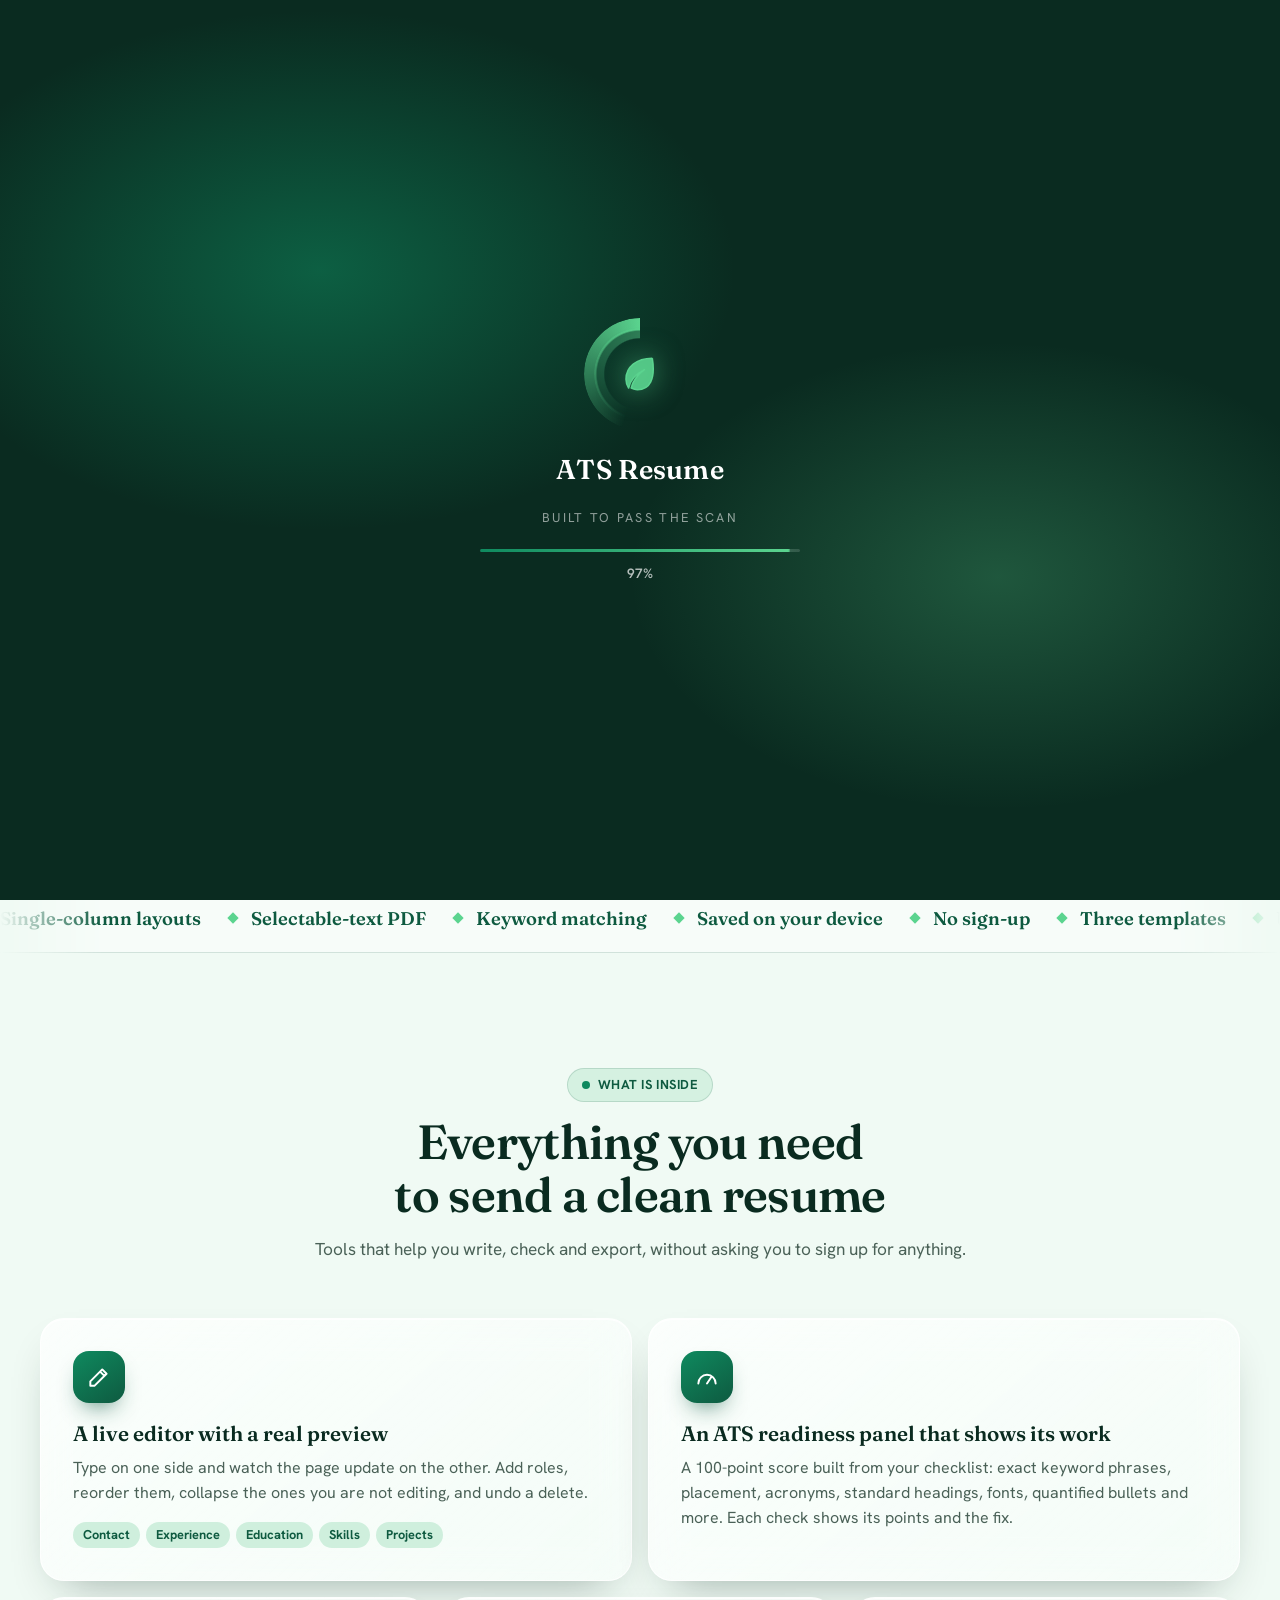
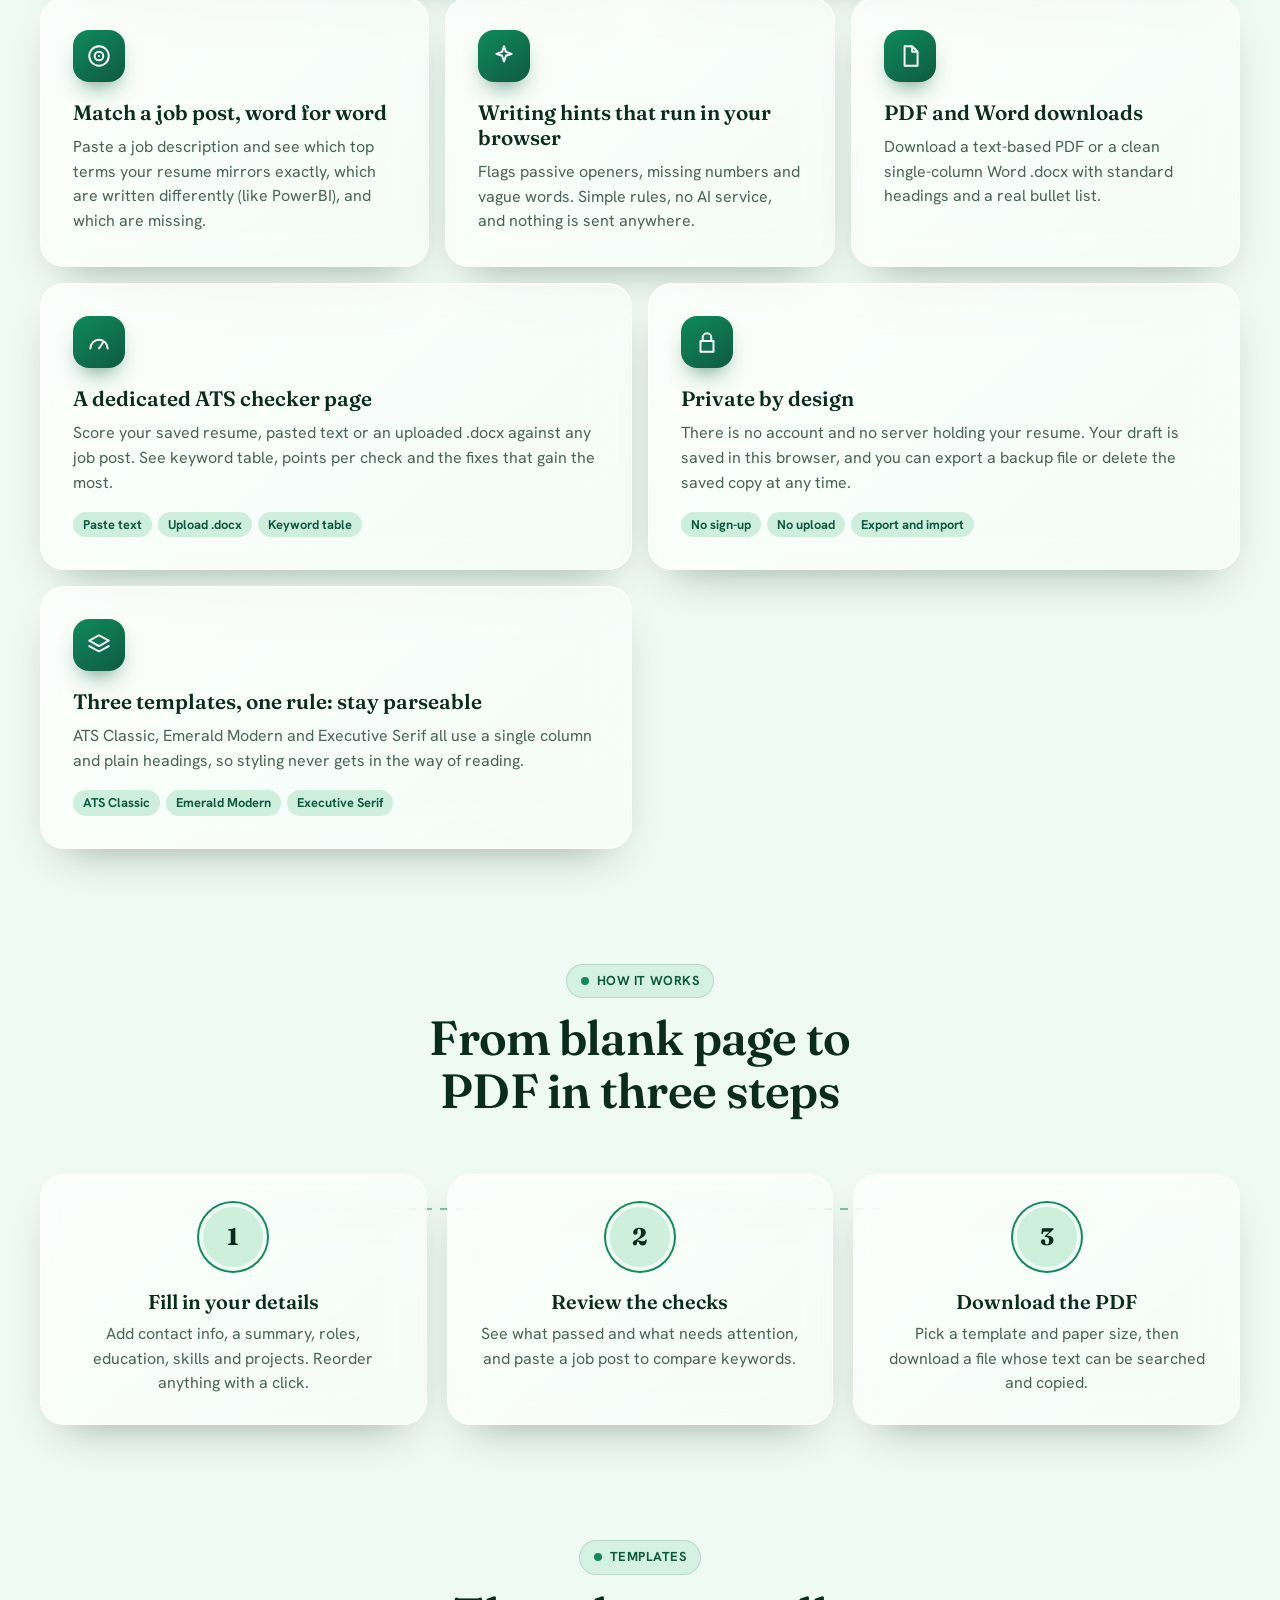
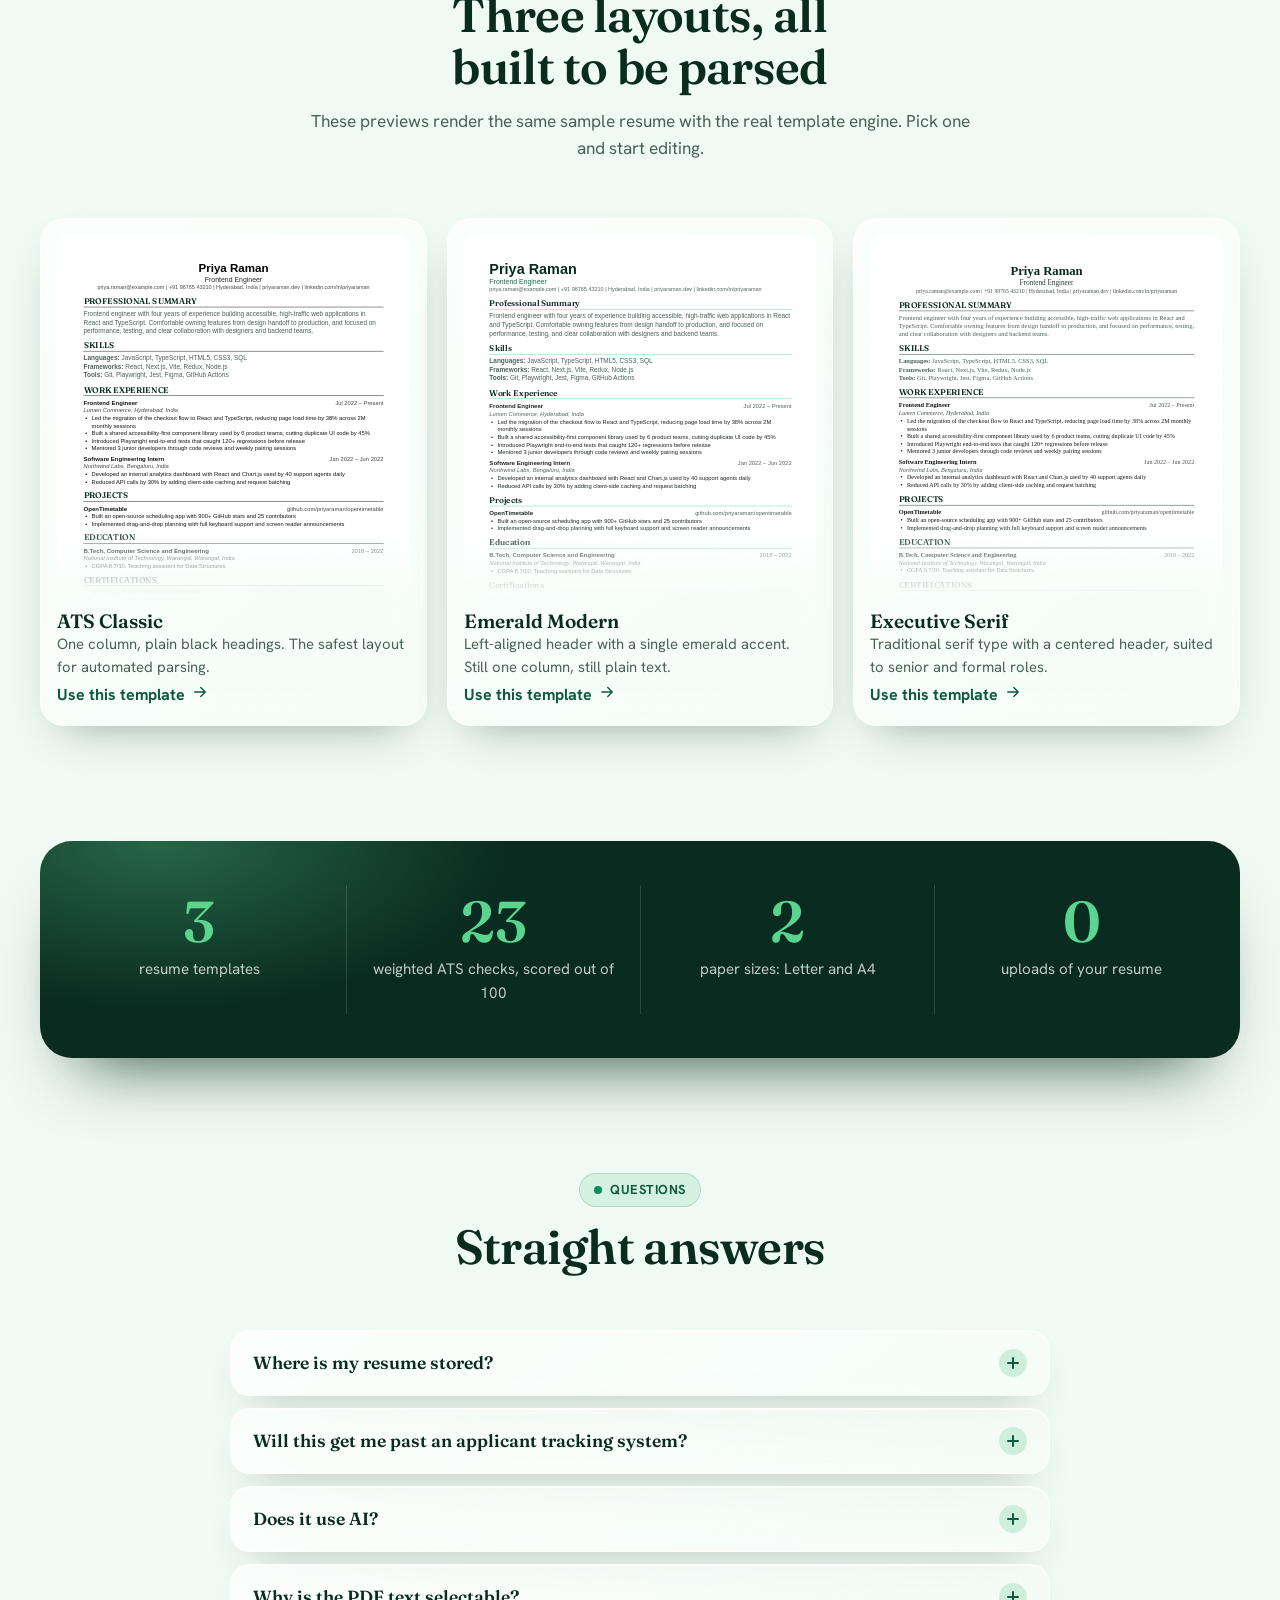
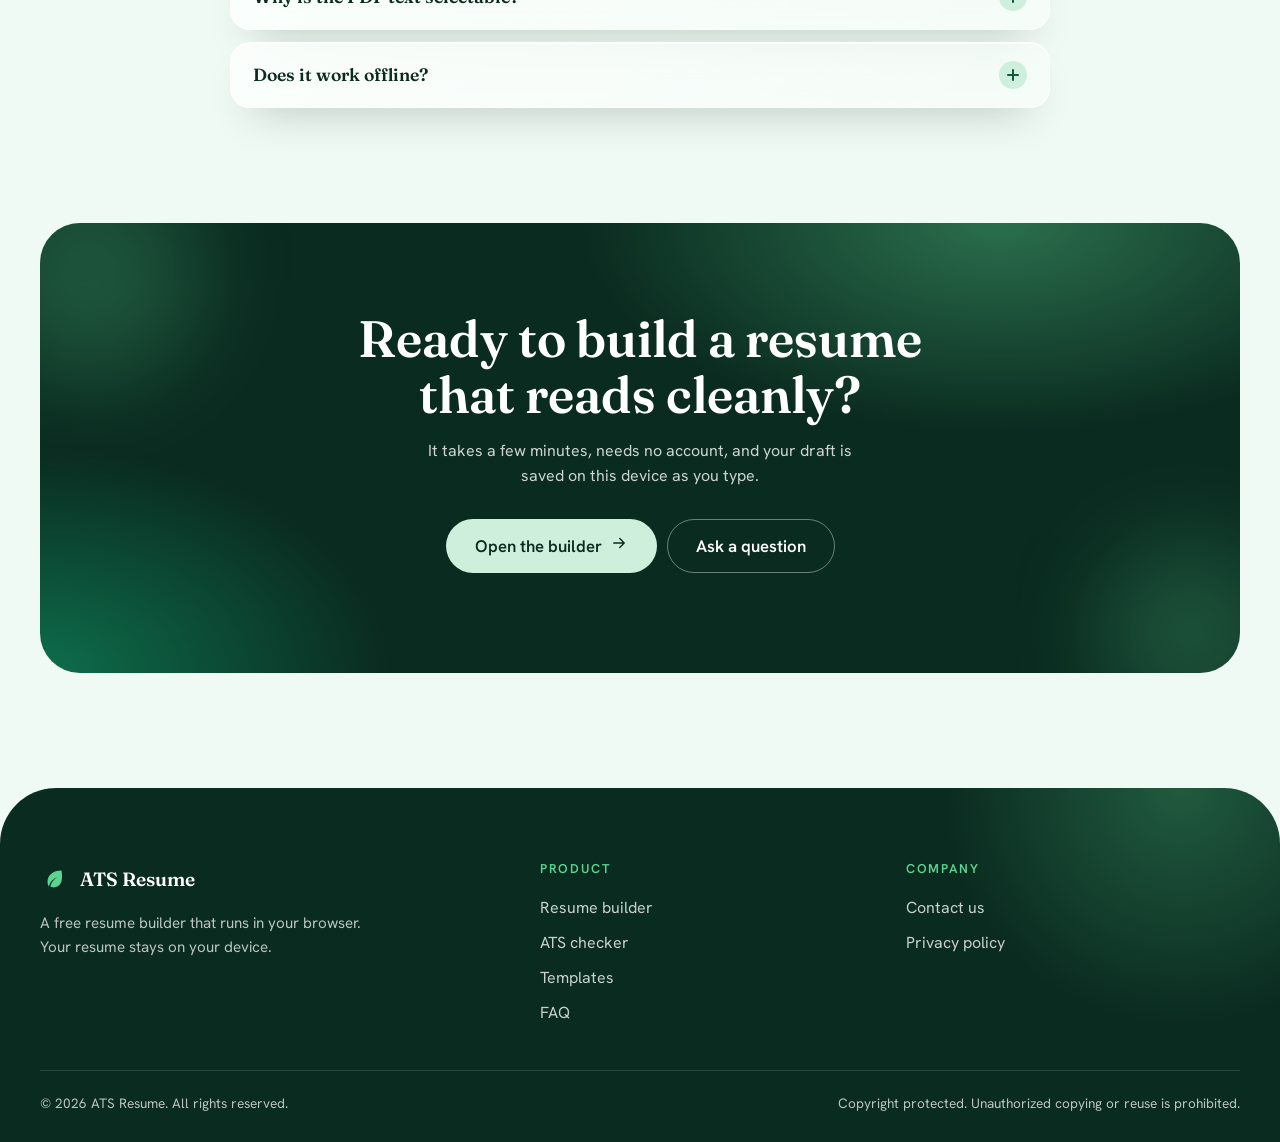
<file: index.html>
<!doctype html>
<!-- Copyright (c) 2026 ATS Resume. All rights reserved. -->
<html lang="en">
<head>
  <meta charset="UTF-8" />
  <meta name="viewport" content="width=device-width, initial-scale=1, viewport-fit=cover" />
  <meta name="theme-color" content="#0a2b20" />
  <title>ATS Resume | Free ATS-friendly resume builder</title>
  <meta name="description" content="Build a clean, ATS-friendly resume in your browser. Live preview, readiness checks, job keyword matching and a selectable-text PDF. No account, no upload." />
  <meta name="author" content="ATS Resume" />
  <meta name="copyright" content="Copyright 2026 ATS Resume. All rights reserved." />
  <meta property="og:title" content="ATS Resume | Free ATS-friendly resume builder" />
  <meta property="og:description" content="Build a clean, ATS-friendly resume in your browser. Live preview, readiness checks, job keyword matching and a selectable-text PDF. No account, no upload." />
  <meta property="og:type" content="website" />
  <link rel="icon" href="favicon.svg" type="image/svg+xml" />
  <link rel="preconnect" href="https://fonts.googleapis.com" />
  <link rel="preconnect" href="https://fonts.gstatic.com" crossorigin />
  <link href="https://fonts.googleapis.com/css2?family=Fraunces:opsz,wght@9..144,500;9..144,600;9..144,700&family=Hanken+Grotesk:wght@400;500;600;700&display=swap" rel="stylesheet" />
  <link rel="stylesheet" href="base.css" />
  <link rel="stylesheet" href="site.css" />
  <script>document.documentElement.classList.add('js');setTimeout(function(){var p=document.getElementById('preloader');if(p)p.remove();document.body.classList.remove('is-loading');document.body.classList.add('loaded')},9000);</script>
</head>
<body class="page-home is-loading">
<div id="preloader" role="status" aria-live="polite" aria-label="Loading ATS Resume">
  <div class="pl-panel pl-top"></div><div class="pl-panel pl-bottom"></div>
  <div class="pl-center">
    <div class="pl-mark"><div class="pl-ring"></div><div class="pl-ring pl-ring-2"></div>
      <svg class="pl-leaf" viewBox="0 0 64 64" aria-hidden="true"><path pathLength="1" d="M46 14C28 14 16 24 16 38c0 4 1 7 3 10 2-9 8-16 18-21-8 6-13 12-15 21 2 1 4 2 7 2 14 0 21-12 17-36z"/></svg></div>
    <div class="pl-word" aria-hidden="true"><span style="--i:0">A</span><span style="--i:1">T</span><span style="--i:2">S</span><span style="--i:3">&nbsp;</span><span style="--i:4">R</span><span style="--i:5">e</span><span style="--i:6">s</span><span style="--i:7">u</span><span style="--i:8">m</span><span style="--i:9">e</span></div>
    <div class="pl-tag">Built to pass the scan</div>
    <div class="pl-bar" role="progressbar" aria-label="Loading" aria-valuemin="0" aria-valuemax="100" aria-valuenow="0"><i></i></div>
    <div class="pl-count" aria-hidden="true">0%</div>
  </div>
</div>
<div class="progress" aria-hidden="true"></div>
<a class="skip" href="#main">Skip to content</a>
<div class="backdrop" aria-hidden="true"><i class="orb o1"></i><i class="orb o2"></i><i class="orb o3"></i></div>
<header class="topbar">
  <a class="brand" href="index.html" aria-label="ATS Resume, home"><svg width="30" height="30" viewBox="0 0 64 64" aria-hidden="true"><rect width="64" height="64" rx="16" fill="#0a2b20"/><path d="M46 14C28 14 16 24 16 38c0 4 1 7 3 10 2-9 8-16 18-21-8 6-13 12-15 21 2 1 4 2 7 2 14 0 21-12 17-36z" fill="#5bd48f"/></svg><span>ATS Resume</span></a>
  <nav id="site-nav" aria-label="Main">
    <a class="navlink" href="index.html" aria-current="page">Home</a><a class="navlink" href="builder.html">Builder</a><a class="navlink" href="ats-checker.html">ATS Checker</a><a class="navlink" href="contact.html">Contact</a><a class="navlink" href="privacy.html">Privacy</a>
    <a class="btn btn-primary nav-cta" href="builder.html">Build my resume</a>
  </nav>
  <button type="button" class="menu-btn" aria-expanded="false" aria-controls="site-nav" aria-label="Open menu"><span></span></button>
</header>
<main id="main" tabindex="-1">
<section class="hero" aria-labelledby="hero-title">
  <div class="hero-bg" aria-hidden="true"><div class="hero-grid"></div><div class="hero-glow"></div><div class="hero-particles"></div></div>
  <div class="wrap hero-inner">
    <div class="hero-copy">
      <span class="eyebrow rise" style="--d:100ms">Free, private and built for ATS</span>
      <h1 id="hero-title" aria-label="Craft a resume that recruiters, hiring managers and software can actually read."><span class="w" style="--i:0">Craft</span> <span class="w" style="--i:1">a</span> <span class="w" style="--i:2">resume</span> <span class="w" style="--i:3">that</span> <span class="w" style="--i:4"><span class="rotator" aria-hidden="true"><span class="on">recruiters</span><span>hiring managers</span><span>software</span></span></span> <span class="w" style="--i:5">can</span> <span class="w" style="--i:6">actually</span> <span class="w" style="--i:7">read.</span> </h1>
      <p class="lede rise" style="--d:650ms">Edit on one side, watch the page update on the other, and download a PDF with real selectable text. Clean single-column layouts keep applicant tracking systems from losing your details.</p>
      <div class="btn-row rise" style="--d:780ms">
        <a class="btn btn-light btn-lg magnetic" href="builder.html">Start building <span class="arrow"><svg class="icon" width="18" height="18" viewBox="0 0 24 24" fill="none" stroke="currentColor" stroke-width="1.8" stroke-linecap="round" stroke-linejoin="round" aria-hidden="true" focusable="false"><path d="M5 12h14M13 6l6 6-6 6"/></svg></span></a>
        <a class="btn btn-ghost btn-lg" href="ats-checker.html">Check my ATS score</a>
      </div>
      <ul class="hero-facts rise" style="--d:900ms">
        <li><svg class="icon" width="18" height="18" viewBox="0 0 24 24" fill="none" stroke="currentColor" stroke-width="1.8" stroke-linecap="round" stroke-linejoin="round" aria-hidden="true" focusable="false"><path d="M6 11h12v10H6zM8 11V8a4 4 0 018 0v3"/></svg> Stays on your device</li><li><svg class="icon" width="18" height="18" viewBox="0 0 24 24" fill="none" stroke="currentColor" stroke-width="1.8" stroke-linecap="round" stroke-linejoin="round" aria-hidden="true" focusable="false"><path d="M7 3h7l5 5v13H7zM14 3v5h5"/></svg> Selectable-text PDF</li><li><svg class="icon" width="18" height="18" viewBox="0 0 24 24" fill="none" stroke="currentColor" stroke-width="1.8" stroke-linecap="round" stroke-linejoin="round" aria-hidden="true" focusable="false"><path d="M4 18a8 8 0 1116 0M12 18l4-6"/></svg> Live ATS checks</li>
      </ul>
    </div>
    <div class="hero-stage rise" style="--d:500ms" aria-hidden="true">
      <div class="hero-card glass-dark"><div class="hero-crop"><div class="paper-fit" id="hero-fit"></div></div></div>
      <div class="hchip hchip-a glass"><div><strong id="hero-score">0</strong><small>ATS readiness (sample)</small></div></div>
      <div class="hchip hchip-b glass"><svg class="icon" width="20" height="20" viewBox="0 0 24 24" fill="none" stroke="currentColor" stroke-width="1.8" stroke-linecap="round" stroke-linejoin="round" aria-hidden="true" focusable="false"><path d="M7 3h7l5 5v13H7zM14 3v5h5"/></svg><span>PDF with selectable text</span></div>
      <div class="hchip hchip-c glass"><svg class="icon" width="20" height="20" viewBox="0 0 24 24" fill="none" stroke="currentColor" stroke-width="1.8" stroke-linecap="round" stroke-linejoin="round" aria-hidden="true" focusable="false"><path d="M12 3l1.8 5.2L19 10l-5.2 1.8L12 17l-1.8-5.2L5 10l5.2-1.8z"/></svg><span>On-device writing hints</span></div>
    </div>
  </div>
  <div class="scroll-cue" aria-hidden="true"></div>
</section>

<div class="marquee" aria-hidden="true"><div class="marquee-track"><ul><li>Single-column layouts</li><li>Selectable-text PDF</li><li>Keyword matching</li><li>Saved on your device</li><li>No sign-up</li><li>Three templates</li><li>US Letter and A4</li><li>Writing hints in your browser</li></ul><ul><li>Single-column layouts</li><li>Selectable-text PDF</li><li>Keyword matching</li><li>Saved on your device</li><li>No sign-up</li><li>Three templates</li><li>US Letter and A4</li><li>Writing hints in your browser</li></ul></div></div>

<section class="section" id="features" aria-labelledby="feat-title">
  <div class="wrap">
    <div class="section-head center reveal"><span class="eyebrow">What is inside</span><h2 id="feat-title">Everything you need to send a clean resume</h2><p>Tools that help you write, check and export, without asking you to sign up for anything.</p></div>
    <div class="bento"><article class="glass spot feat wide reveal" style="--d:0ms"><div class="feat-ico"><svg class="icon" width="26" height="26" viewBox="0 0 24 24" fill="none" stroke="currentColor" stroke-width="1.8" stroke-linecap="round" stroke-linejoin="round" aria-hidden="true" focusable="false"><path d="M4 20h4L19 9l-4-4L4 16zM13 7l4 4"/></svg></div><h3>A live editor with a real preview</h3><p>Type on one side and watch the page update on the other. Add roles, reorder them, collapse the ones you are not editing, and undo a delete.</p><div class="mini"><span>Contact</span><span>Experience</span><span>Education</span><span>Skills</span><span>Projects</span></div></article><article class="glass spot feat wide reveal" style="--d:80ms"><div class="feat-ico"><svg class="icon" width="26" height="26" viewBox="0 0 24 24" fill="none" stroke="currentColor" stroke-width="1.8" stroke-linecap="round" stroke-linejoin="round" aria-hidden="true" focusable="false"><path d="M4 18a8 8 0 1116 0M12 18l4-6"/></svg></div><h3>An ATS readiness panel that shows its work</h3><p>A 100-point score built from your checklist: exact keyword phrases, placement, acronyms, standard headings, fonts, quantified bullets and more. Each check shows its points and the fix.</p></article><article class="glass spot feat  reveal" style="--d:0ms"><div class="feat-ico"><svg class="icon" width="26" height="26" viewBox="0 0 24 24" fill="none" stroke="currentColor" stroke-width="1.8" stroke-linecap="round" stroke-linejoin="round" aria-hidden="true" focusable="false"><path d="M12 21a9 9 0 100-18 9 9 0 000 18zM12 16a4 4 0 100-8 4 4 0 000 8zM12 12h.01"/></svg></div><h3>Match a job post, word for word</h3><p>Paste a job description and see which top terms your resume mirrors exactly, which are written differently (like PowerBI), and which are missing.</p></article><article class="glass spot feat  reveal" style="--d:80ms"><div class="feat-ico"><svg class="icon" width="26" height="26" viewBox="0 0 24 24" fill="none" stroke="currentColor" stroke-width="1.8" stroke-linecap="round" stroke-linejoin="round" aria-hidden="true" focusable="false"><path d="M12 3l1.8 5.2L19 10l-5.2 1.8L12 17l-1.8-5.2L5 10l5.2-1.8z"/></svg></div><h3>Writing hints that run in your browser</h3><p>Flags passive openers, missing numbers and vague words. Simple rules, no AI service, and nothing is sent anywhere.</p></article><article class="glass spot feat  reveal" style="--d:160ms"><div class="feat-ico"><svg class="icon" width="26" height="26" viewBox="0 0 24 24" fill="none" stroke="currentColor" stroke-width="1.8" stroke-linecap="round" stroke-linejoin="round" aria-hidden="true" focusable="false"><path d="M7 3h7l5 5v13H7zM14 3v5h5"/></svg></div><h3>PDF and Word downloads</h3><p>Download a text-based PDF or a clean single-column Word .docx with standard headings and a real bullet list.</p></article><article class="glass spot feat wide reveal" style="--d:0ms"><div class="feat-ico"><svg class="icon" width="26" height="26" viewBox="0 0 24 24" fill="none" stroke="currentColor" stroke-width="1.8" stroke-linecap="round" stroke-linejoin="round" aria-hidden="true" focusable="false"><path d="M4 18a8 8 0 1116 0M12 18l4-6"/></svg></div><h3>A dedicated ATS checker page</h3><p>Score your saved resume, pasted text or an uploaded .docx against any job post. See keyword table, points per check and the fixes that gain the most.</p><div class="mini"><span>Paste text</span><span>Upload .docx</span><span>Keyword table</span></div></article><article class="glass spot feat wide reveal" style="--d:0ms"><div class="feat-ico"><svg class="icon" width="26" height="26" viewBox="0 0 24 24" fill="none" stroke="currentColor" stroke-width="1.8" stroke-linecap="round" stroke-linejoin="round" aria-hidden="true" focusable="false"><path d="M6 11h12v10H6zM8 11V8a4 4 0 018 0v3"/></svg></div><h3>Private by design</h3><p>There is no account and no server holding your resume. Your draft is saved in this browser, and you can export a backup file or delete the saved copy at any time.</p><div class="mini"><span>No sign-up</span><span>No upload</span><span>Export and import</span></div></article><article class="glass spot feat wide reveal" style="--d:80ms"><div class="feat-ico"><svg class="icon" width="26" height="26" viewBox="0 0 24 24" fill="none" stroke="currentColor" stroke-width="1.8" stroke-linecap="round" stroke-linejoin="round" aria-hidden="true" focusable="false"><path d="M12 3l9 5-9 5-9-5zM3 13l9 5 9-5"/></svg></div><h3>Three templates, one rule: stay parseable</h3><p>ATS Classic, Emerald Modern and Executive Serif all use a single column and plain headings, so styling never gets in the way of reading.</p><div class="mini"><span>ATS Classic</span><span>Emerald Modern</span><span>Executive Serif</span></div></article></div>
  </div>
</section>

<section class="section" id="how" aria-labelledby="how-title" style="padding-top:0">
  <div class="wrap">
    <div class="section-head center reveal"><span class="eyebrow">How it works</span><h2 id="how-title">From blank page to PDF in three steps</h2></div>
    <div class="how">
      <article class="glass how-step reveal"><div class="how-num" aria-hidden="true">1</div><h3>Fill in your details</h3><p>Add contact info, a summary, roles, education, skills and projects. Reorder anything with a click.</p></article>
      <article class="glass how-step reveal" style="--d:120ms"><div class="how-num" aria-hidden="true">2</div><h3>Review the checks</h3><p>See what passed and what needs attention, and paste a job post to compare keywords.</p></article>
      <article class="glass how-step reveal" style="--d:240ms"><div class="how-num" aria-hidden="true">3</div><h3>Download the PDF</h3><p>Pick a template and paper size, then download a file whose text can be searched and copied.</p></article>
    </div>
  </div>
</section>

<section class="section" id="templates" aria-labelledby="tpl-title" style="padding-top:0">
  <div class="wrap">
    <div class="section-head center reveal"><span class="eyebrow">Templates</span><h2 id="tpl-title">Three layouts, all built to be parsed</h2><p>These previews render the same sample resume with the real template engine. Pick one and start editing.</p></div>
    <div class="tpl-grid"><article class="glass spot tpl-card reveal" data-tpl="classic" style="--d:0ms">
  <div class="shot" aria-hidden="true"><div class="paper-fit"></div></div>
  <div class="tpl-body"><h3>ATS Classic</h3><p>One column, plain black headings. The safest layout for automated parsing.</p><a class="link" href="builder.html?template=classic">Use this template <span class="arrow"><svg class="icon" width="18" height="18" viewBox="0 0 24 24" fill="none" stroke="currentColor" stroke-width="1.8" stroke-linecap="round" stroke-linejoin="round" aria-hidden="true" focusable="false"><path d="M5 12h14M13 6l6 6-6 6"/></svg></span></a></div></article><article class="glass spot tpl-card reveal" data-tpl="modern" style="--d:90ms">
  <div class="shot" aria-hidden="true"><div class="paper-fit"></div></div>
  <div class="tpl-body"><h3>Emerald Modern</h3><p>Left-aligned header with a single emerald accent. Still one column, still plain text.</p><a class="link" href="builder.html?template=modern">Use this template <span class="arrow"><svg class="icon" width="18" height="18" viewBox="0 0 24 24" fill="none" stroke="currentColor" stroke-width="1.8" stroke-linecap="round" stroke-linejoin="round" aria-hidden="true" focusable="false"><path d="M5 12h14M13 6l6 6-6 6"/></svg></span></a></div></article><article class="glass spot tpl-card reveal" data-tpl="executive" style="--d:180ms">
  <div class="shot" aria-hidden="true"><div class="paper-fit"></div></div>
  <div class="tpl-body"><h3>Executive Serif</h3><p>Traditional serif type with a centered header, suited to senior and formal roles.</p><a class="link" href="builder.html?template=executive">Use this template <span class="arrow"><svg class="icon" width="18" height="18" viewBox="0 0 24 24" fill="none" stroke="currentColor" stroke-width="1.8" stroke-linecap="round" stroke-linejoin="round" aria-hidden="true" focusable="false"><path d="M5 12h14M13 6l6 6-6 6"/></svg></span></a></div></article></div>
  </div>
</section>

<section class="section" style="padding-top:0" aria-label="At a glance">
  <div class="wrap">
    <div class="stats reveal reveal-zoom">
      <div class="stat"><strong data-count="3">3</strong><span>resume templates</span></div>
      <div class="stat"><strong data-count="24">24</strong><span>weighted ATS checks, scored out of 100</span></div>
      <div class="stat"><strong data-count="2">2</strong><span>paper sizes: Letter and A4</span></div>
      <div class="stat"><strong data-count="0">0</strong><span>uploads of your resume</span></div>
    </div>
  </div>
</section>

<section class="section" id="faq" aria-labelledby="faq-title" style="padding-top:0">
  <div class="wrap">
    <div class="section-head center reveal"><span class="eyebrow">Questions</span><h2 id="faq-title">Straight answers</h2></div>
    <div class="faq"><details class="glass reveal" style="--d:0ms"><summary>Where is my resume stored?<span class="plus" aria-hidden="true"></span></summary><div class="answer"><p>In your browser, on your device. ATS Resume has no accounts and no database. Use Builder, then More, to export a backup file, import one, or delete the saved copy.</p></div></details><details class="glass reveal" style="--d:60ms"><summary>Will this get me past an applicant tracking system?<span class="plus" aria-hidden="true"></span></summary><div class="answer"><p>It helps you avoid common problems: complex layouts, images of text and unusual symbols. No tool can promise how a specific employer's system will rank you, and the readiness score is based on common parsing and writing rules, not a particular vendor.</p></div></details><details class="glass reveal" style="--d:120ms"><summary>Does it use AI?<span class="plus" aria-hidden="true"></span></summary><div class="answer"><p>No. The writing hints and keyword matching are simple rules that run in your browser. They point out things like passive openers and missing numbers, and they never invent facts about your experience.</p></div></details><details class="glass reveal" style="--d:180ms"><summary>Why is the PDF text selectable?<span class="plus" aria-hidden="true"></span></summary><div class="answer"><p>The PDF is created with text and drawing commands rather than a screenshot of the page. That means the words can be searched, copied and read by parsers.</p></div></details><details class="glass reveal" style="--d:240ms"><summary>Does it work offline?<span class="plus" aria-hidden="true"></span></summary><div class="answer"><p>Yes, almost entirely. The editor, preview, saving and PDF download all work without a connection. Only the site fonts load from the internet, and they fall back to system fonts when offline.</p></div></details></div>
  </div>
</section>

<section aria-labelledby="cta-title">
  <div class="wrap">
    <div class="cta reveal reveal-zoom"><i class="orb-a"></i><i class="orb-b"></i>
      <h2 id="cta-title">Ready to build a resume that reads cleanly?</h2>
      <p>It takes a few minutes, needs no account, and your draft is saved on this device as you type.</p>
      <div class="btn-row"><a class="btn btn-light btn-lg magnetic" href="builder.html">Open the builder <span class="arrow"><svg class="icon" width="18" height="18" viewBox="0 0 24 24" fill="none" stroke="currentColor" stroke-width="1.8" stroke-linecap="round" stroke-linejoin="round" aria-hidden="true" focusable="false"><path d="M5 12h14M13 6l6 6-6 6"/></svg></span></a><a class="btn btn-ghost btn-lg" href="contact.html">Ask a question</a></div>
    </div>
  </div>
</section>
</main>
<footer class="site-footer">
  <div class="wrap">
    <div class="foot-grid">
      <div>
        <a class="brand" href="index.html" aria-label="ATS Resume, home"><svg width="30" height="30" viewBox="0 0 64 64" aria-hidden="true"><rect width="64" height="64" rx="16" fill="#0a2b20"/><path d="M46 14C28 14 16 24 16 38c0 4 1 7 3 10 2-9 8-16 18-21-8 6-13 12-15 21 2 1 4 2 7 2 14 0 21-12 17-36z" fill="#5bd48f"/></svg><span>ATS Resume</span></a>
        <p>A free resume builder that runs in your browser. Your resume stays on your device.</p>
      </div>
      <div class="foot-col"><h2>Product</h2><a href="builder.html">Resume builder</a><a href="ats-checker.html">ATS checker</a><a href="index.html#templates">Templates</a><a href="index.html#faq">FAQ</a></div>
      <div class="foot-col"><h2>Company</h2><a href="contact.html">Contact us</a><a href="privacy.html">Privacy policy</a></div>
    </div>
    <div class="foot-base"><span>&copy; <span data-year>2026</span> ATS Resume. All rights reserved.</span><span>Copyright protected. Unauthorized copying or reuse is prohibited.</span></div>
  </div>
</footer>
<button type="button" class="to-top" aria-label="Back to top"><svg class="icon" width="20" height="20" viewBox="0 0 24 24" fill="none" stroke="currentColor" stroke-width="1.8" stroke-linecap="round" stroke-linejoin="round" aria-hidden="true" focusable="false"><path d="M6 15l6-6 6 6"/></svg></button>
<div class="toasts" id="toasts" role="region" aria-label="Notifications"></div>
<noscript><p style="position:fixed;bottom:0;left:0;right:0;padding:12px;background:#0a2b20;color:#fff;text-align:center">ATS Resume needs JavaScript for the resume builder.</p></noscript>
<script src="config.js"></script>
<script src="common.js"></script>
<script src="data.js"></script>
<script src="logic.js"></script>
<script src="ats.js"></script>
<script src="site.js"></script>
<script src="home.js"></script>
<script>
window.addEventListener('load',function(){
  var okCss=getComputedStyle(document.documentElement).getPropertyValue('--forest').trim();
  if(okCss&&window.ATS_BOOT)return;
  var p=document.getElementById('preloader');if(p)p.remove();
  document.body.classList.remove('is-loading');document.body.classList.add('loaded');
  var d=document.createElement('div');d.setAttribute('role','alert');
  d.style.cssText='position:fixed;left:12px;right:12px;bottom:12px;z-index:2000;padding:16px 18px;border-radius:14px;background:#0a2b20;color:#fff;font:16px/1.5 system-ui,sans-serif;box-shadow:0 20px 40px rgba(0,0,0,.4)';
  d.innerHTML='<strong>Some site files did not load.</strong> '+(okCss?'':'The stylesheet files are missing. ')+(window.ATS_BOOT?'':'The script files are missing. ')+'Upload every file from the project (all .html, .css and .js files) into the same place as <code>index.html</code>, then reload.';
  document.body.appendChild(d);
});
</script>
</body>
</html>
</file>
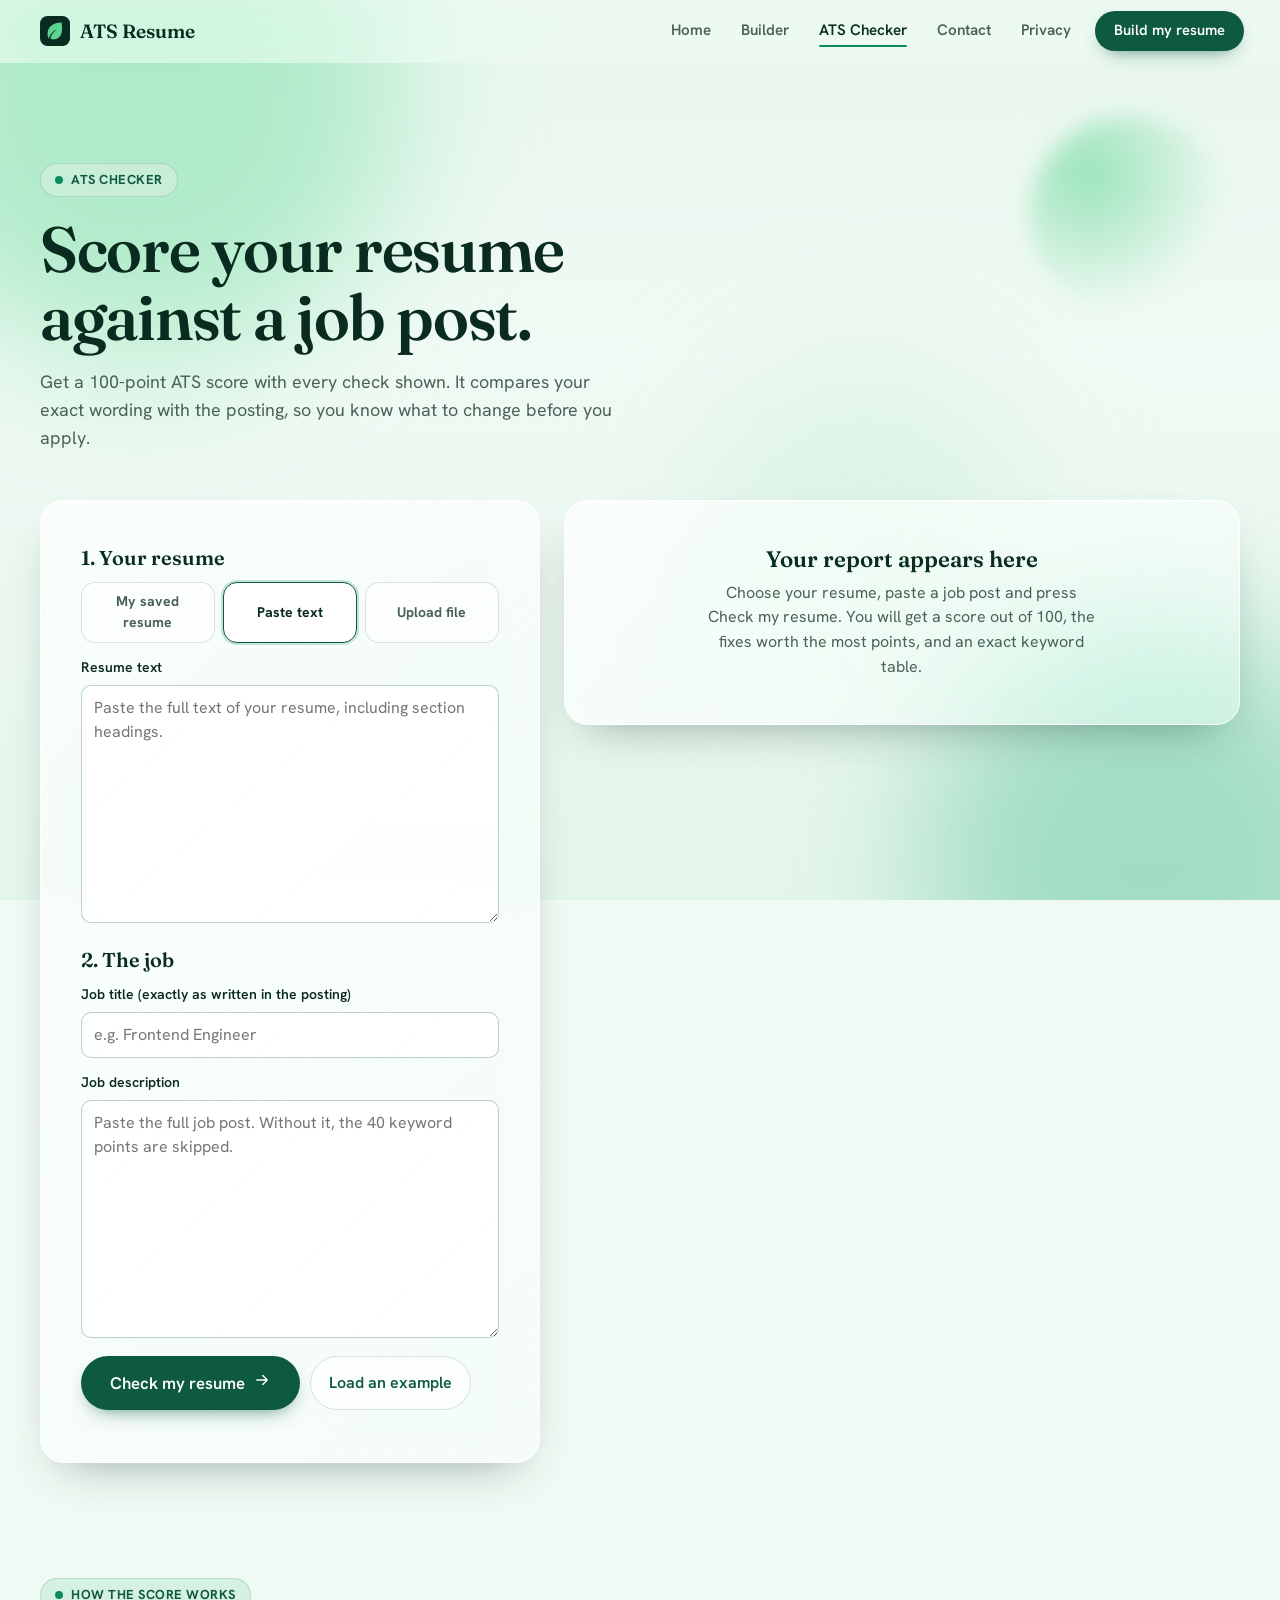
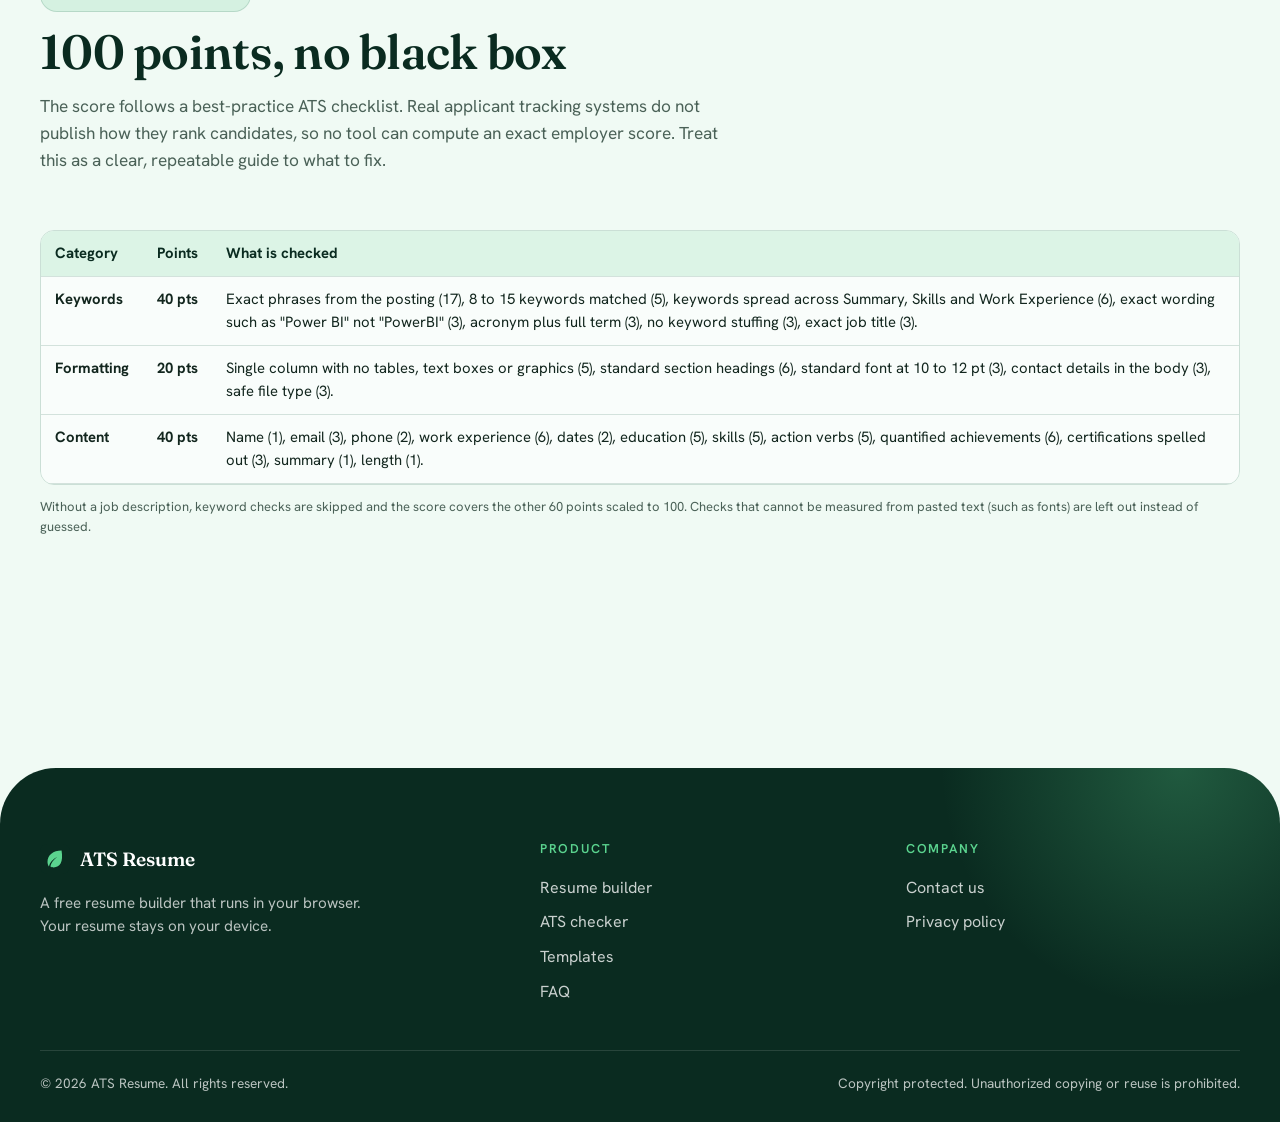
<file: ats-checker.html>
<!doctype html>
<!-- Copyright (c) 2026 ATS Resume. All rights reserved. -->
<html lang="en">
<head>
  <meta charset="UTF-8" />
  <meta name="viewport" content="width=device-width, initial-scale=1, viewport-fit=cover" />
  <meta name="theme-color" content="#0a2b20" />
  <title>ATS Checker | ATS Resume</title>
  <meta name="description" content="Score your resume against a job description with a transparent 100-point ATS checklist: exact keywords, headings, formatting and content." />
  <meta name="author" content="ATS Resume" />
  <meta name="copyright" content="Copyright 2026 ATS Resume. All rights reserved." />
  <meta property="og:title" content="ATS Checker | ATS Resume" />
  <meta property="og:description" content="Score your resume against a job description with a transparent 100-point ATS checklist: exact keywords, headings, formatting and content." />
  <meta property="og:type" content="website" />
  <link rel="icon" href="favicon.svg" type="image/svg+xml" />
  <link rel="preconnect" href="https://fonts.googleapis.com" />
  <link rel="preconnect" href="https://fonts.gstatic.com" crossorigin />
  <link href="https://fonts.googleapis.com/css2?family=Fraunces:opsz,wght@9..144,500;9..144,600;9..144,700&family=Hanken+Grotesk:wght@400;500;600;700&display=swap" rel="stylesheet" />
  <link rel="stylesheet" href="base.css" />
  <link rel="stylesheet" href="site.css" />
  <script>document.documentElement.classList.add('js');setTimeout(function(){var p=document.getElementById('preloader');if(p)p.remove();document.body.classList.remove('is-loading');document.body.classList.add('loaded')},9000);</script>
</head>
<body class="page-ats">

<div class="progress" aria-hidden="true"></div>
<a class="skip" href="#main">Skip to content</a>
<div class="backdrop" aria-hidden="true"><i class="orb o1"></i><i class="orb o2"></i><i class="orb o3"></i></div>
<header class="topbar">
  <a class="brand" href="index.html" aria-label="ATS Resume, home"><svg width="30" height="30" viewBox="0 0 64 64" aria-hidden="true"><rect width="64" height="64" rx="16" fill="#0a2b20"/><path d="M46 14C28 14 16 24 16 38c0 4 1 7 3 10 2-9 8-16 18-21-8 6-13 12-15 21 2 1 4 2 7 2 14 0 21-12 17-36z" fill="#5bd48f"/></svg><span>ATS Resume</span></a>
  <nav id="site-nav" aria-label="Main">
    <a class="navlink" href="index.html">Home</a><a class="navlink" href="builder.html">Builder</a><a class="navlink" href="ats-checker.html" aria-current="page">ATS Checker</a><a class="navlink" href="contact.html">Contact</a><a class="navlink" href="privacy.html">Privacy</a>
    <a class="btn btn-primary nav-cta" href="builder.html">Build my resume</a>
  </nav>
  <button type="button" class="menu-btn" aria-expanded="false" aria-controls="site-nav" aria-label="Open menu"><span></span></button>
</header>
<main id="main" tabindex="-1">
<section class="page-hero" aria-labelledby="k-title"><div class="wrap">
  <span class="eyebrow" style="opacity:0;animation:riseIn .8s forwards">ATS checker</span>
  <h1 id="k-title" style="opacity:0;animation:riseIn .8s .1s forwards">Score your resume against a job post.</h1>
  <p style="opacity:0;animation:riseIn .8s .2s forwards">Get a 100-point ATS score with every check shown. It compares your exact wording with the posting, so you know what to change before you apply.</p>
</div></section>
<section class="section" style="padding-top:0"><div class="wrap checker">
  <div class="glass form-card checker-input reveal reveal-left">
    <h2>1. Your resume</h2>
    <div class="opts" role="radiogroup" aria-label="Where is your resume?">
      <label class="opt"><input type="radio" name="src" value="saved" />My saved resume</label>
      <label class="opt"><input type="radio" name="src" value="paste" />Paste text</label>
      <label class="opt"><input type="radio" name="src" value="upload" />Upload file</label>
    </div>
    <div id="src-saved"><div class="src-note" id="saved-note"></div></div>
    <div id="src-paste" hidden><div class="field"><label for="c-text">Resume text</label><textarea id="c-text" rows="9" placeholder="Paste the full text of your resume, including section headings."></textarea></div></div>
    <div id="src-upload" hidden>
      <label class="drop" id="drop"><input id="c-file" type="file" accept=".docx,.txt,.md" /><strong>Choose a .docx or .txt file</strong><span>or drop it here. It is read in your browser and never uploaded.</span></label>
      <p class="file-status" id="file-status" role="status"></p>
      <p class="hint">PDFs cannot be read here. Copy the text from your PDF and use Paste text.</p>
    </div>
    <h2 class="step-h">2. The job</h2>
    <div class="field"><label for="c-title">Job title (exactly as written in the posting)</label><input id="c-title" type="text" placeholder="e.g. Frontend Engineer" autocomplete="off" /></div>
    <div class="field" style="margin-top:14px"><label for="c-jd">Job description</label><textarea id="c-jd" rows="9" placeholder="Paste the full job post. Without it, the 40 keyword points are skipped."></textarea></div>
    <div class="btn-row"><button type="button" class="btn btn-primary btn-lg" id="run">Check my resume <span class="arrow"><svg class="icon" width="18" height="18" viewBox="0 0 24 24" fill="none" stroke="currentColor" stroke-width="1.8" stroke-linecap="round" stroke-linejoin="round" aria-hidden="true" focusable="false"><path d="M5 12h14M13 6l6 6-6 6"/></svg></span></button><button type="button" class="btn btn-quiet" id="example">Load an example</button></div>
  </div>
  <div class="results" id="results" aria-live="polite">
    <div class="glass placeholder-card reveal reveal-right"><h2>Your report appears here</h2><p>Choose your resume, paste a job post and press Check my resume. You will get a score out of 100, the fixes worth the most points, and an exact keyword table.</p></div>
  </div>
</div></section>
<section class="section" style="padding-top:0" aria-labelledby="m-title"><div class="wrap">
  <div class="section-head reveal"><span class="eyebrow">How the score works</span><h2 id="m-title">100 points, no black box</h2><p>The score follows a best-practice ATS checklist. Real applicant tracking systems do not publish how they rank candidates, so no tool can compute an exact employer score. Treat this as a clear, repeatable guide to what to fix.</p></div>
  <div class="table-wrap method reveal"><table><thead><tr><th scope="col">Category</th><th scope="col">Points</th><th scope="col">What is checked</th></tr></thead><tbody><tr><th scope="row">Keywords</th><td>40 pts</td><td>Exact phrases from the posting (17), 8 to 15 keywords matched (5), keywords spread across Summary, Skills and Work Experience (6), exact wording such as "Power BI" not "PowerBI" (3), acronym plus full term (3), no keyword stuffing (3), exact job title (3).</td></tr><tr><th scope="row">Formatting</th><td>20 pts</td><td>Single column with no tables, text boxes or graphics (5), standard section headings (6), standard font at 10 to 12 pt (3), contact details in the body (3), safe file type (3).</td></tr><tr><th scope="row">Content</th><td>40 pts</td><td>Name (1), email (3), phone (2), work experience (6), dates (2), education (5), skills (5), action verbs (5), quantified achievements (6), certifications spelled out (3), summary (1), length (1).</td></tr></tbody></table></div>
  <p class="hint" style="margin-top:12px">Without a job description, keyword checks are skipped and the score covers the other 60 points scaled to 100. Checks that cannot be measured from pasted text (such as fonts) are left out instead of guessed.</p>
</div></section>
</main>
<footer class="site-footer">
  <div class="wrap">
    <div class="foot-grid">
      <div>
        <a class="brand" href="index.html" aria-label="ATS Resume, home"><svg width="30" height="30" viewBox="0 0 64 64" aria-hidden="true"><rect width="64" height="64" rx="16" fill="#0a2b20"/><path d="M46 14C28 14 16 24 16 38c0 4 1 7 3 10 2-9 8-16 18-21-8 6-13 12-15 21 2 1 4 2 7 2 14 0 21-12 17-36z" fill="#5bd48f"/></svg><span>ATS Resume</span></a>
        <p>A free resume builder that runs in your browser. Your resume stays on your device.</p>
      </div>
      <div class="foot-col"><h2>Product</h2><a href="builder.html">Resume builder</a><a href="ats-checker.html">ATS checker</a><a href="index.html#templates">Templates</a><a href="index.html#faq">FAQ</a></div>
      <div class="foot-col"><h2>Company</h2><a href="contact.html">Contact us</a><a href="privacy.html">Privacy policy</a></div>
    </div>
    <div class="foot-base"><span>&copy; <span data-year>2026</span> ATS Resume. All rights reserved.</span><span>Copyright protected. Unauthorized copying or reuse is prohibited.</span></div>
  </div>
</footer>
<button type="button" class="to-top" aria-label="Back to top"><svg class="icon" width="20" height="20" viewBox="0 0 24 24" fill="none" stroke="currentColor" stroke-width="1.8" stroke-linecap="round" stroke-linejoin="round" aria-hidden="true" focusable="false"><path d="M6 15l6-6 6 6"/></svg></button>
<div class="toasts" id="toasts" role="region" aria-label="Notifications"></div>
<noscript><p style="position:fixed;bottom:0;left:0;right:0;padding:12px;background:#0a2b20;color:#fff;text-align:center">ATS Resume needs JavaScript for the resume builder.</p></noscript>
<script src="config.js"></script>
<script src="common.js"></script>
<script src="data.js"></script>
<script src="logic.js"></script>
<script src="ats.js"></script>
<script src="atsview.js"></script>
<script src="docxparse.js"></script>
<script src="site.js"></script>
<script src="ats-checker.js"></script>
<script>
window.addEventListener('load',function(){
  var okCss=getComputedStyle(document.documentElement).getPropertyValue('--forest').trim();
  if(okCss&&window.ATS_BOOT)return;
  var p=document.getElementById('preloader');if(p)p.remove();
  document.body.classList.remove('is-loading');document.body.classList.add('loaded');
  var d=document.createElement('div');d.setAttribute('role','alert');
  d.style.cssText='position:fixed;left:12px;right:12px;bottom:12px;z-index:2000;padding:16px 18px;border-radius:14px;background:#0a2b20;color:#fff;font:16px/1.5 system-ui,sans-serif;box-shadow:0 20px 40px rgba(0,0,0,.4)';
  d.innerHTML='<strong>Some site files did not load.</strong> '+(okCss?'':'The stylesheet files are missing. ')+(window.ATS_BOOT?'':'The script files are missing. ')+'Upload every file from the project (all .html, .css and .js files) into the same place as <code>index.html</code>, then reload.';
  document.body.appendChild(d);
});
</script>
</body>
</html>
</file>
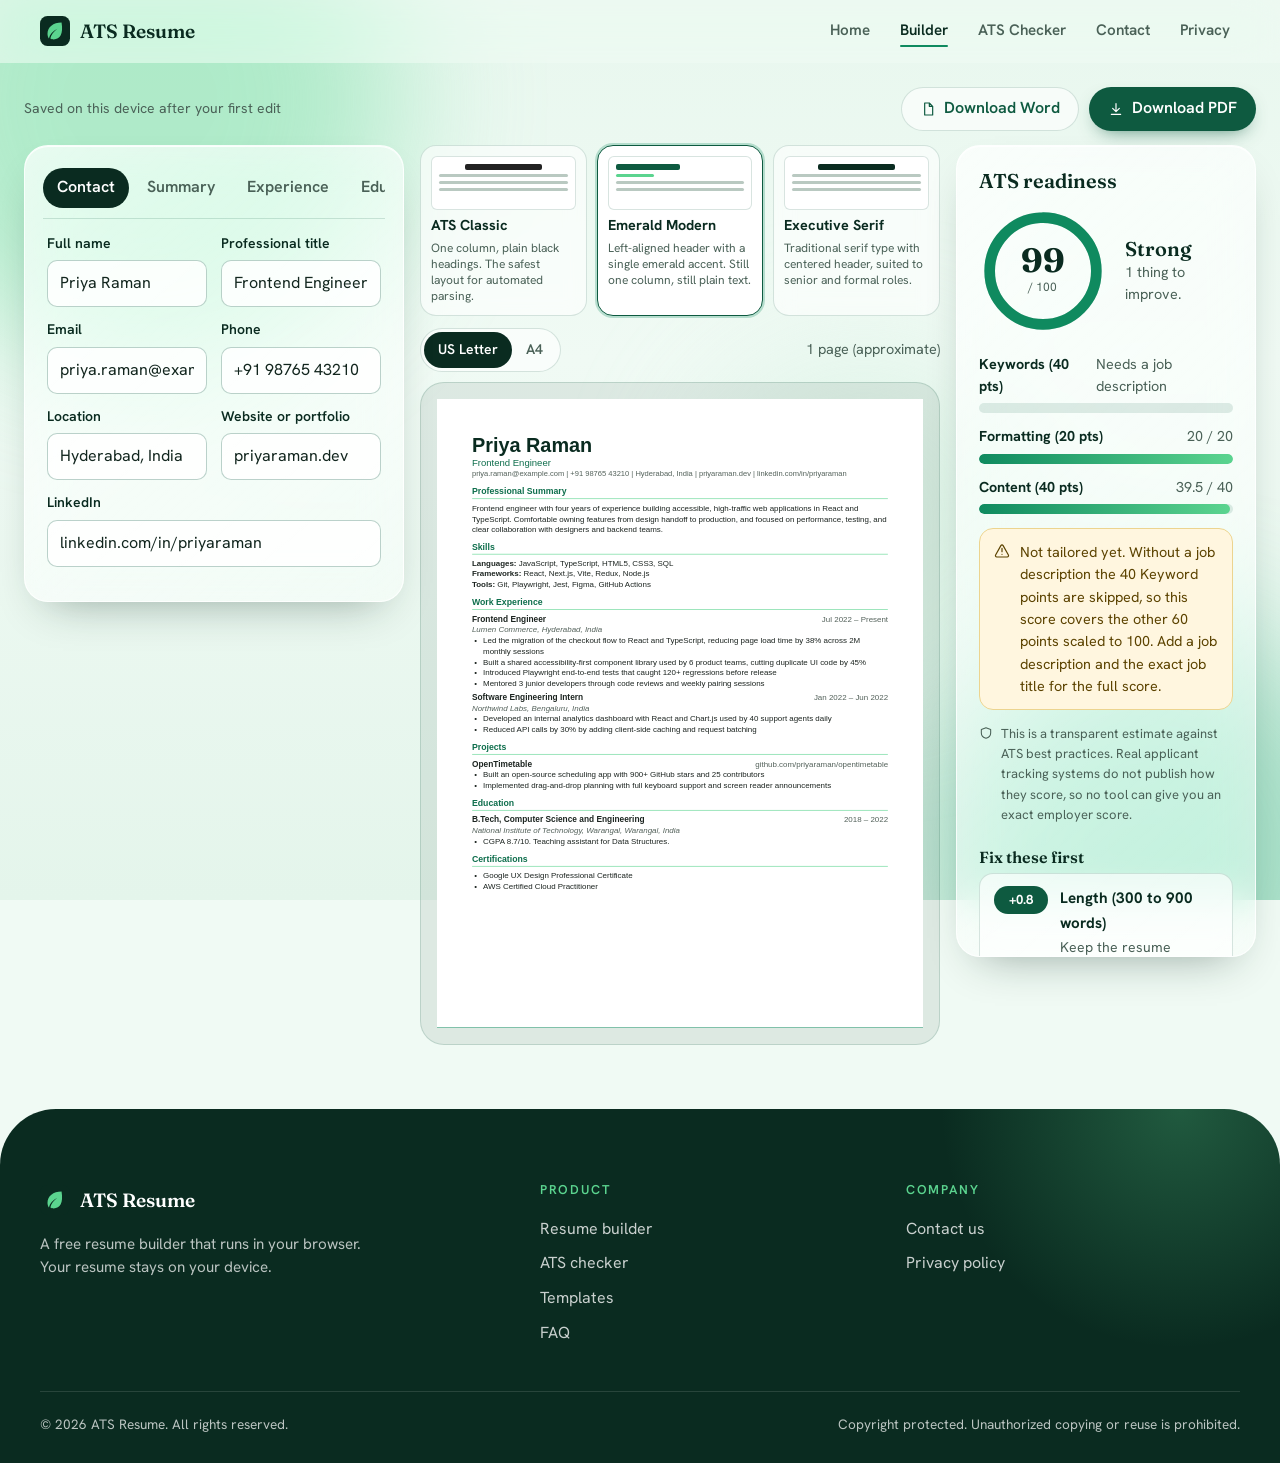
<file: builder.html>
<!doctype html>
<!-- Copyright (c) 2026 ATS Resume. All rights reserved. -->
<html lang="en">
<head>
  <meta charset="UTF-8" />
  <meta name="viewport" content="width=device-width, initial-scale=1, viewport-fit=cover" />
  <meta name="theme-color" content="#0a2b20" />
  <title>Resume Builder | ATS Resume</title>
  <meta name="description" content="Edit your resume with a live preview, check ATS readiness, match a job description and download a selectable-text PDF." />
  <meta name="author" content="ATS Resume" />
  <meta name="copyright" content="Copyright 2026 ATS Resume. All rights reserved." />
  <meta property="og:title" content="Resume Builder | ATS Resume" />
  <meta property="og:description" content="Edit your resume with a live preview, check ATS readiness, match a job description and download a selectable-text PDF." />
  <meta property="og:type" content="website" />
  <link rel="icon" href="favicon.svg" type="image/svg+xml" />
  <link rel="preconnect" href="https://fonts.googleapis.com" />
  <link rel="preconnect" href="https://fonts.gstatic.com" crossorigin />
  <link href="https://fonts.googleapis.com/css2?family=Fraunces:opsz,wght@9..144,500;9..144,600;9..144,700&family=Hanken+Grotesk:wght@400;500;600;700&display=swap" rel="stylesheet" />
  <link rel="stylesheet" href="base.css" />
  <link rel="stylesheet" href="site.css" />
  <script>document.documentElement.classList.add('js');setTimeout(function(){var p=document.getElementById('preloader');if(p)p.remove();document.body.classList.remove('is-loading');document.body.classList.add('loaded')},9000);</script>
</head>
<body class="page-builder">

<div class="progress" aria-hidden="true"></div>
<a class="skip" href="#main">Skip to content</a>
<div class="backdrop" aria-hidden="true"><i class="orb o1"></i><i class="orb o2"></i><i class="orb o3"></i></div>
<header class="topbar">
  <a class="brand" href="index.html" aria-label="ATS Resume, home"><svg width="30" height="30" viewBox="0 0 64 64" aria-hidden="true"><rect width="64" height="64" rx="16" fill="#0a2b20"/><path d="M46 14C28 14 16 24 16 38c0 4 1 7 3 10 2-9 8-16 18-21-8 6-13 12-15 21 2 1 4 2 7 2 14 0 21-12 17-36z" fill="#5bd48f"/></svg><span>ATS Resume</span></a>
  <nav id="site-nav" aria-label="Main">
    <a class="navlink" href="index.html">Home</a><a class="navlink" href="builder.html" aria-current="page">Builder</a><a class="navlink" href="ats-checker.html">ATS Checker</a><a class="navlink" href="contact.html">Contact</a><a class="navlink" href="privacy.html">Privacy</a>
    
  </nav>
  <button type="button" class="menu-btn" aria-expanded="false" aria-controls="site-nav" aria-label="Open menu"><span></span></button>
</header>
<main id="main" tabindex="-1">
<div class="builder" id="view-builder" data-pane="edit">
  <div class="builder-bar">
    <p class="save-status" id="save-status" role="status"></p>
    <div class="btn-row dl-row" style="margin:0"><button type="button" class="btn btn-quiet" id="download-docx"><span>Download Word</span></button><button type="button" class="btn btn-primary" id="download"><span id="download-label">Download PDF</span></button></div>
  </div>
  <div class="workspace">
    <section class="pane pane-edit glass" aria-label="Edit resume">
      <div class="editor">
        <div class="tabs" id="tabs" role="tablist" aria-label="Resume sections"></div>
        <div class="tab-panel" id="tab-panel" role="tabpanel"></div>
      </div>
    </section>
    <section class="pane pane-preview" aria-label="Resume preview">
      <fieldset class="templates" id="templates"><legend>Template</legend></fieldset>
      <div class="preview-tools">
        <div class="seg-mini" id="paper-seg" role="group" aria-label="Paper size"></div>
        <p class="muted" id="pages" aria-live="polite"></p>
      </div>
      <div class="preview-stage"><div class="paper-fit" id="paper-fit"></div></div>
    </section>
    <section class="pane pane-score glass" aria-label="ATS readiness">
      <h2 class="pane-title">ATS readiness</h2>
      <div id="ats-body"></div>
    </section>
  </div>
  <nav class="seg" id="seg" aria-label="Builder view"></nav>
</div>
</main>
<footer class="site-footer">
  <div class="wrap">
    <div class="foot-grid">
      <div>
        <a class="brand" href="index.html" aria-label="ATS Resume, home"><svg width="30" height="30" viewBox="0 0 64 64" aria-hidden="true"><rect width="64" height="64" rx="16" fill="#0a2b20"/><path d="M46 14C28 14 16 24 16 38c0 4 1 7 3 10 2-9 8-16 18-21-8 6-13 12-15 21 2 1 4 2 7 2 14 0 21-12 17-36z" fill="#5bd48f"/></svg><span>ATS Resume</span></a>
        <p>A free resume builder that runs in your browser. Your resume stays on your device.</p>
      </div>
      <div class="foot-col"><h2>Product</h2><a href="builder.html">Resume builder</a><a href="ats-checker.html">ATS checker</a><a href="index.html#templates">Templates</a><a href="index.html#faq">FAQ</a></div>
      <div class="foot-col"><h2>Company</h2><a href="contact.html">Contact us</a><a href="privacy.html">Privacy policy</a></div>
    </div>
    <div class="foot-base"><span>&copy; <span data-year>2026</span> ATS Resume. All rights reserved.</span><span>Copyright protected. Unauthorized copying or reuse is prohibited.</span></div>
  </div>
</footer>
<button type="button" class="to-top" aria-label="Back to top"><svg class="icon" width="20" height="20" viewBox="0 0 24 24" fill="none" stroke="currentColor" stroke-width="1.8" stroke-linecap="round" stroke-linejoin="round" aria-hidden="true" focusable="false"><path d="M6 15l6-6 6 6"/></svg></button>
<div class="toasts" id="toasts" role="region" aria-label="Notifications"></div>
<noscript><p style="position:fixed;bottom:0;left:0;right:0;padding:12px;background:#0a2b20;color:#fff;text-align:center">ATS Resume needs JavaScript for the resume builder.</p></noscript>
<script src="config.js"></script>
<script src="common.js"></script>
<script src="data.js"></script>
<script src="logic.js"></script>
<script src="ats.js"></script>
<script src="atsview.js"></script>
<script src="pdfwriter.js"></script>
<script src="pdf.js"></script>
<script src="docxwriter.js"></script>
<script src="site.js"></script>
<script src="builder.js"></script>
<script>
window.addEventListener('load',function(){
  var okCss=getComputedStyle(document.documentElement).getPropertyValue('--forest').trim();
  if(okCss&&window.ATS_BOOT)return;
  var p=document.getElementById('preloader');if(p)p.remove();
  document.body.classList.remove('is-loading');document.body.classList.add('loaded');
  var d=document.createElement('div');d.setAttribute('role','alert');
  d.style.cssText='position:fixed;left:12px;right:12px;bottom:12px;z-index:2000;padding:16px 18px;border-radius:14px;background:#0a2b20;color:#fff;font:16px/1.5 system-ui,sans-serif;box-shadow:0 20px 40px rgba(0,0,0,.4)';
  d.innerHTML='<strong>Some site files did not load.</strong> '+(okCss?'':'The stylesheet files are missing. ')+(window.ATS_BOOT?'':'The script files are missing. ')+'Upload every file from the project (all .html, .css and .js files) into the same place as <code>index.html</code>, then reload.';
  document.body.appendChild(d);
});
</script>
</body>
</html>
</file>
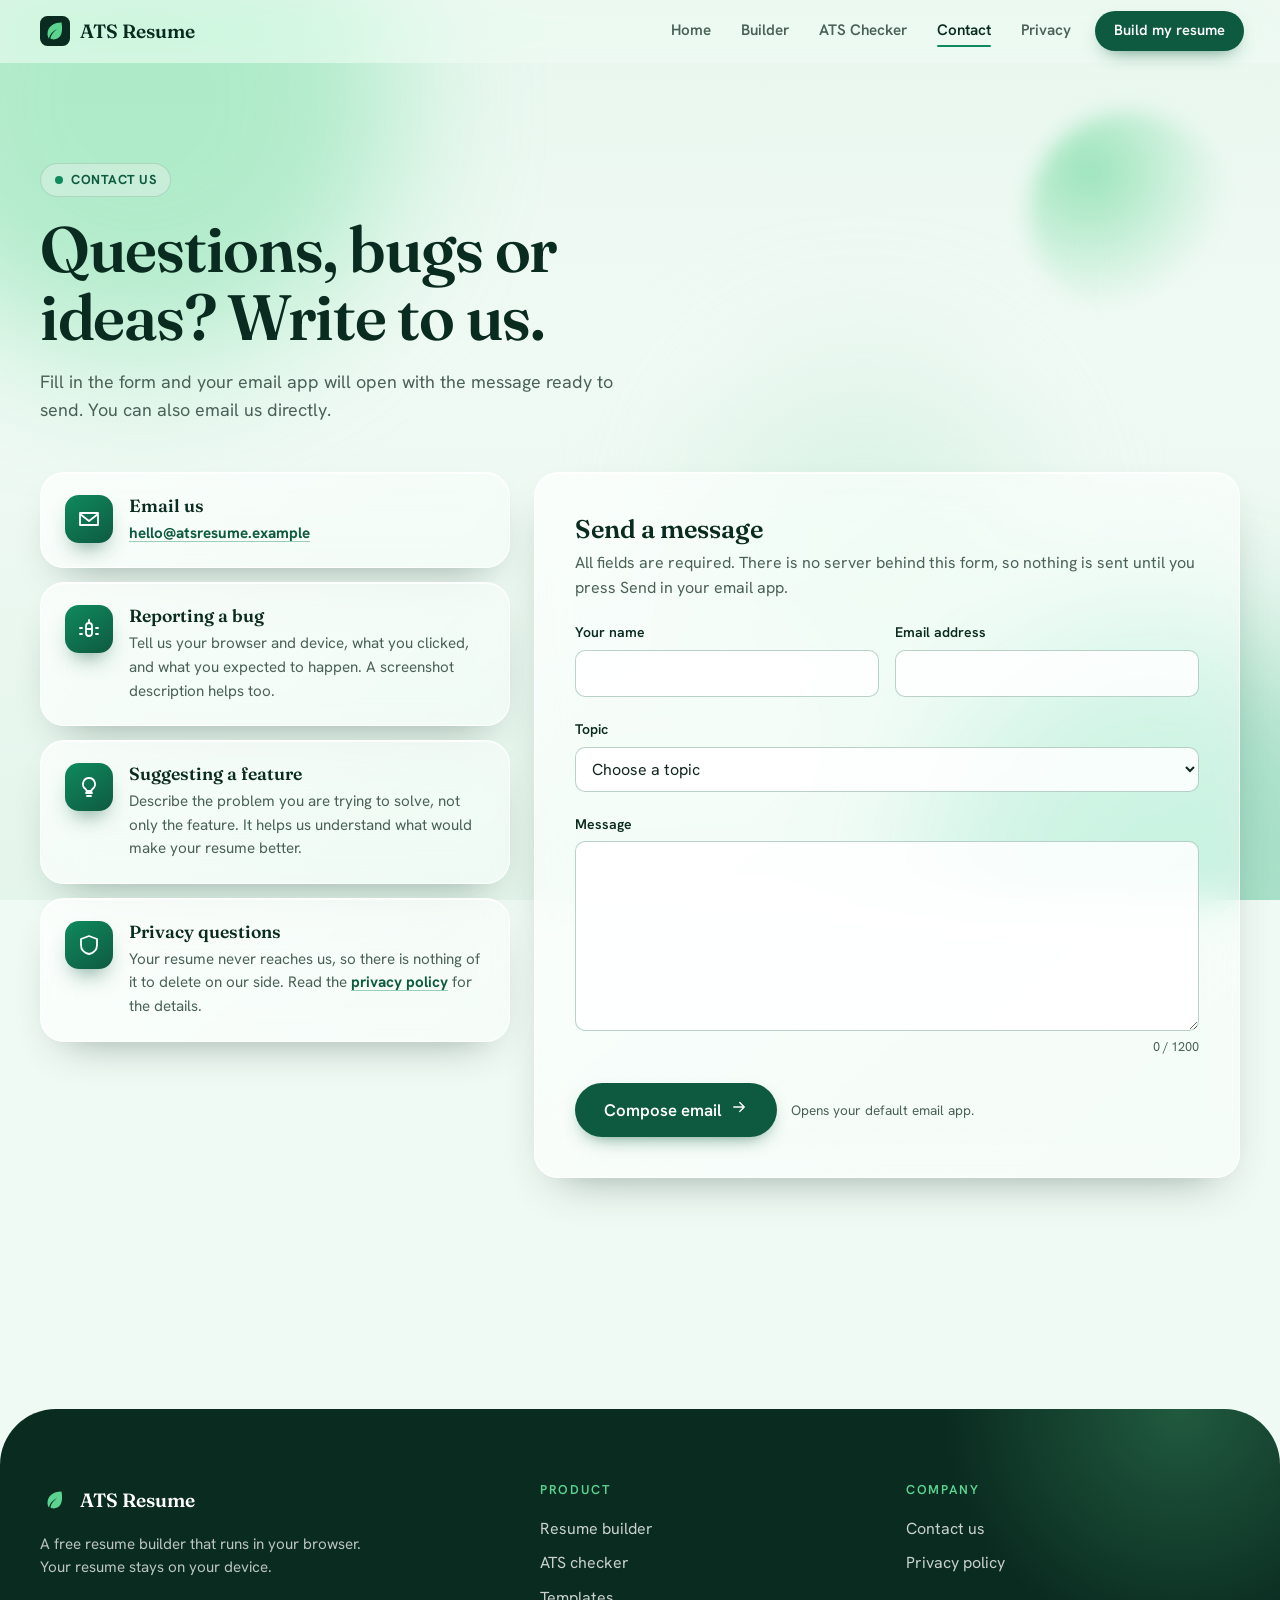
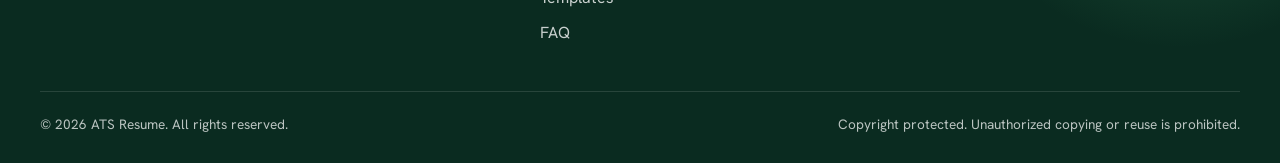
<file: contact.html>
<!doctype html>
<!-- Copyright (c) 2026 ATS Resume. All rights reserved. -->
<html lang="en">
<head>
  <meta charset="UTF-8" />
  <meta name="viewport" content="width=device-width, initial-scale=1, viewport-fit=cover" />
  <meta name="theme-color" content="#0a2b20" />
  <title>Contact Us | ATS Resume</title>
  <meta name="description" content="Questions, bug reports or feature ideas for ATS Resume? Compose a message to us." />
  <meta name="author" content="ATS Resume" />
  <meta name="copyright" content="Copyright 2026 ATS Resume. All rights reserved." />
  <meta property="og:title" content="Contact Us | ATS Resume" />
  <meta property="og:description" content="Questions, bug reports or feature ideas for ATS Resume? Compose a message to us." />
  <meta property="og:type" content="website" />
  <link rel="icon" href="favicon.svg" type="image/svg+xml" />
  <link rel="preconnect" href="https://fonts.googleapis.com" />
  <link rel="preconnect" href="https://fonts.gstatic.com" crossorigin />
  <link href="https://fonts.googleapis.com/css2?family=Fraunces:opsz,wght@9..144,500;9..144,600;9..144,700&family=Hanken+Grotesk:wght@400;500;600;700&display=swap" rel="stylesheet" />
  <link rel="stylesheet" href="base.css" />
  <link rel="stylesheet" href="site.css" />
  <script>document.documentElement.classList.add('js');setTimeout(function(){var p=document.getElementById('preloader');if(p)p.remove();document.body.classList.remove('is-loading');document.body.classList.add('loaded')},9000);</script>
</head>
<body class="page-contact">

<div class="progress" aria-hidden="true"></div>
<a class="skip" href="#main">Skip to content</a>
<div class="backdrop" aria-hidden="true"><i class="orb o1"></i><i class="orb o2"></i><i class="orb o3"></i></div>
<header class="topbar">
  <a class="brand" href="index.html" aria-label="ATS Resume, home"><svg width="30" height="30" viewBox="0 0 64 64" aria-hidden="true"><rect width="64" height="64" rx="16" fill="#0a2b20"/><path d="M46 14C28 14 16 24 16 38c0 4 1 7 3 10 2-9 8-16 18-21-8 6-13 12-15 21 2 1 4 2 7 2 14 0 21-12 17-36z" fill="#5bd48f"/></svg><span>ATS Resume</span></a>
  <nav id="site-nav" aria-label="Main">
    <a class="navlink" href="index.html">Home</a><a class="navlink" href="builder.html">Builder</a><a class="navlink" href="ats-checker.html">ATS Checker</a><a class="navlink" href="contact.html" aria-current="page">Contact</a><a class="navlink" href="privacy.html">Privacy</a>
    <a class="btn btn-primary nav-cta" href="builder.html">Build my resume</a>
  </nav>
  <button type="button" class="menu-btn" aria-expanded="false" aria-controls="site-nav" aria-label="Open menu"><span></span></button>
</header>
<main id="main" tabindex="-1">
<section class="page-hero" aria-labelledby="c-title"><div class="wrap">
  <span class="eyebrow rise" style="--d:0ms;animation:riseIn .8s forwards">Contact us</span>
  <h1 id="c-title" class="rise" style="animation:riseIn .8s .1s forwards">Questions, bugs or ideas? Write to us.</h1>
  <p class="rise" style="animation:riseIn .8s .2s forwards">Fill in the form and your email app will open with the message ready to send. You can also email us directly.</p>
</div></section>
<section class="section" style="padding-top:0"><div class="wrap contact-grid">
  <div class="info-stack">
  <article class="glass spot info-card reveal reveal-left"><div class="feat-ico"><svg class="icon" width="24" height="24" viewBox="0 0 24 24" fill="none" stroke="currentColor" stroke-width="1.8" stroke-linecap="round" stroke-linejoin="round" aria-hidden="true" focusable="false"><path d="M3 6h18v12H3zM3 7l9 7 9-7"/></svg></div><h2>Email us</h2><p><a data-contact-email href="#">email</a></p></article>
  <article class="glass spot info-card reveal reveal-left" style="--d:90ms"><div class="feat-ico"><svg class="icon" width="24" height="24" viewBox="0 0 24 24" fill="none" stroke="currentColor" stroke-width="1.8" stroke-linecap="round" stroke-linejoin="round" aria-hidden="true" focusable="false"><path d="M9 9a3 3 0 016 0v7a3 3 0 01-6 0zM12 6V3M5 11H3M21 11h-2M5 17H3M21 17h-2M9 12h6"/></svg></div><h2>Reporting a bug</h2><p>Tell us your browser and device, what you clicked, and what you expected to happen. A screenshot description helps too.</p></article>
  <article class="glass spot info-card reveal reveal-left" style="--d:180ms"><div class="feat-ico"><svg class="icon" width="24" height="24" viewBox="0 0 24 24" fill="none" stroke="currentColor" stroke-width="1.8" stroke-linecap="round" stroke-linejoin="round" aria-hidden="true" focusable="false"><path d="M9 18h6M10 21h4M12 3a6 6 0 00-3.5 10.9c.6.5 1 1.2 1 2.1h5c0-.9.4-1.6 1-2.1A6 6 0 0012 3z"/></svg></div><h2>Suggesting a feature</h2><p>Describe the problem you are trying to solve, not only the feature. It helps us understand what would make your resume better.</p></article>
  <article class="glass spot info-card reveal reveal-left" style="--d:270ms"><div class="feat-ico"><svg class="icon" width="24" height="24" viewBox="0 0 24 24" fill="none" stroke="currentColor" stroke-width="1.8" stroke-linecap="round" stroke-linejoin="round" aria-hidden="true" focusable="false"><path d="M12 3l8 3v6c0 5-3.5 8-8 9-4.5-1-8-4-8-9V6z"/></svg></div><h2>Privacy questions</h2><p>Your resume never reaches us, so there is nothing of it to delete on our side. Read the <a href="privacy.html">privacy policy</a> for the details.</p></article>
</div>
  <div class="glass form-card reveal reveal-right">
    <h2>Send a message</h2>
    <p class="sub">All fields are required. There is no server behind this form, so nothing is sent until you press Send in your email app.</p>
    <form id="contact-form" novalidate>
      <div class="form-grid">
        <div class="field" data-field="name"><label for="c-name">Your name</label><input id="c-name" name="name" type="text" autocomplete="name" required aria-describedby="c-name-err" /><p class="field-error" id="c-name-err" role="alert"></p></div>
        <div class="field" data-field="email"><label for="c-email">Email address</label><input id="c-email" name="email" type="email" inputmode="email" autocomplete="email" required aria-describedby="c-email-err" /><p class="field-error" id="c-email-err" role="alert"></p></div>
        <div class="field field-wide" data-field="topic"><label for="c-topic">Topic</label>
          <select id="c-topic" name="topic" required aria-describedby="c-topic-err"><option value="">Choose a topic</option><option>General question</option><option>Bug report</option><option>Feature idea</option><option>Privacy question</option><option>Something else</option></select>
          <p class="field-error" id="c-topic-err" role="alert"></p></div>
        <div class="field field-wide" data-field="message"><label for="c-message">Message</label><textarea id="c-message" name="message" rows="7" required aria-describedby="c-message-err c-count"></textarea><p class="counter" id="c-count" aria-live="off">0 / 1200</p><p class="field-error" id="c-message-err" role="alert"></p></div>
      </div>
      <div class="form-actions"><button type="submit" class="btn btn-primary btn-lg">Compose email <span class="arrow"><svg class="icon" width="18" height="18" viewBox="0 0 24 24" fill="none" stroke="currentColor" stroke-width="1.8" stroke-linecap="round" stroke-linejoin="round" aria-hidden="true" focusable="false"><path d="M5 12h14M13 6l6 6-6 6"/></svg></span></button><p class="form-note">Opens your default email app.</p></div>
    </form>
    <div class="success" id="success" tabindex="-1" role="status">
      <h3><svg class="icon" width="22" height="22" viewBox="0 0 24 24" fill="none" stroke="currentColor" stroke-width="1.8" stroke-linecap="round" stroke-linejoin="round" aria-hidden="true" focusable="false"><path d="M5 12l5 5 9-10"/></svg> Your email is ready to send</h3>
      <p>Your email app should have opened with your message filled in. Nothing is sent until you press Send there.</p>
      <p>If nothing opened, use one of these:</p>
      <div class="btn-row"><a class="btn btn-quiet btn-sm" id="open-again" href="#">Open email app again</a><button type="button" class="btn btn-quiet btn-sm" id="copy-msg">Copy message</button></div>
      <p class="muted">Or write to <a data-contact-email href="#">email</a> yourself.</p>
    </div>
  </div>
</div></section>
</main>
<footer class="site-footer">
  <div class="wrap">
    <div class="foot-grid">
      <div>
        <a class="brand" href="index.html" aria-label="ATS Resume, home"><svg width="30" height="30" viewBox="0 0 64 64" aria-hidden="true"><rect width="64" height="64" rx="16" fill="#0a2b20"/><path d="M46 14C28 14 16 24 16 38c0 4 1 7 3 10 2-9 8-16 18-21-8 6-13 12-15 21 2 1 4 2 7 2 14 0 21-12 17-36z" fill="#5bd48f"/></svg><span>ATS Resume</span></a>
        <p>A free resume builder that runs in your browser. Your resume stays on your device.</p>
      </div>
      <div class="foot-col"><h2>Product</h2><a href="builder.html">Resume builder</a><a href="ats-checker.html">ATS checker</a><a href="index.html#templates">Templates</a><a href="index.html#faq">FAQ</a></div>
      <div class="foot-col"><h2>Company</h2><a href="contact.html">Contact us</a><a href="privacy.html">Privacy policy</a></div>
    </div>
    <div class="foot-base"><span>&copy; <span data-year>2026</span> ATS Resume. All rights reserved.</span><span>Copyright protected. Unauthorized copying or reuse is prohibited.</span></div>
  </div>
</footer>
<button type="button" class="to-top" aria-label="Back to top"><svg class="icon" width="20" height="20" viewBox="0 0 24 24" fill="none" stroke="currentColor" stroke-width="1.8" stroke-linecap="round" stroke-linejoin="round" aria-hidden="true" focusable="false"><path d="M6 15l6-6 6 6"/></svg></button>
<div class="toasts" id="toasts" role="region" aria-label="Notifications"></div>
<noscript><p style="position:fixed;bottom:0;left:0;right:0;padding:12px;background:#0a2b20;color:#fff;text-align:center">ATS Resume needs JavaScript for the resume builder.</p></noscript>
<script src="config.js"></script>
<script src="common.js"></script>
<script src="site.js"></script>
<script src="contact.js"></script>
<script>
window.addEventListener('load',function(){
  var okCss=getComputedStyle(document.documentElement).getPropertyValue('--forest').trim();
  if(okCss&&window.ATS_BOOT)return;
  var p=document.getElementById('preloader');if(p)p.remove();
  document.body.classList.remove('is-loading');document.body.classList.add('loaded');
  var d=document.createElement('div');d.setAttribute('role','alert');
  d.style.cssText='position:fixed;left:12px;right:12px;bottom:12px;z-index:2000;padding:16px 18px;border-radius:14px;background:#0a2b20;color:#fff;font:16px/1.5 system-ui,sans-serif;box-shadow:0 20px 40px rgba(0,0,0,.4)';
  d.innerHTML='<strong>Some site files did not load.</strong> '+(okCss?'':'The stylesheet files are missing. ')+(window.ATS_BOOT?'':'The script files are missing. ')+'Upload every file from the project (all .html, .css and .js files) into the same place as <code>index.html</code>, then reload.';
  document.body.appendChild(d);
});
</script>
</body>
</html>
</file>
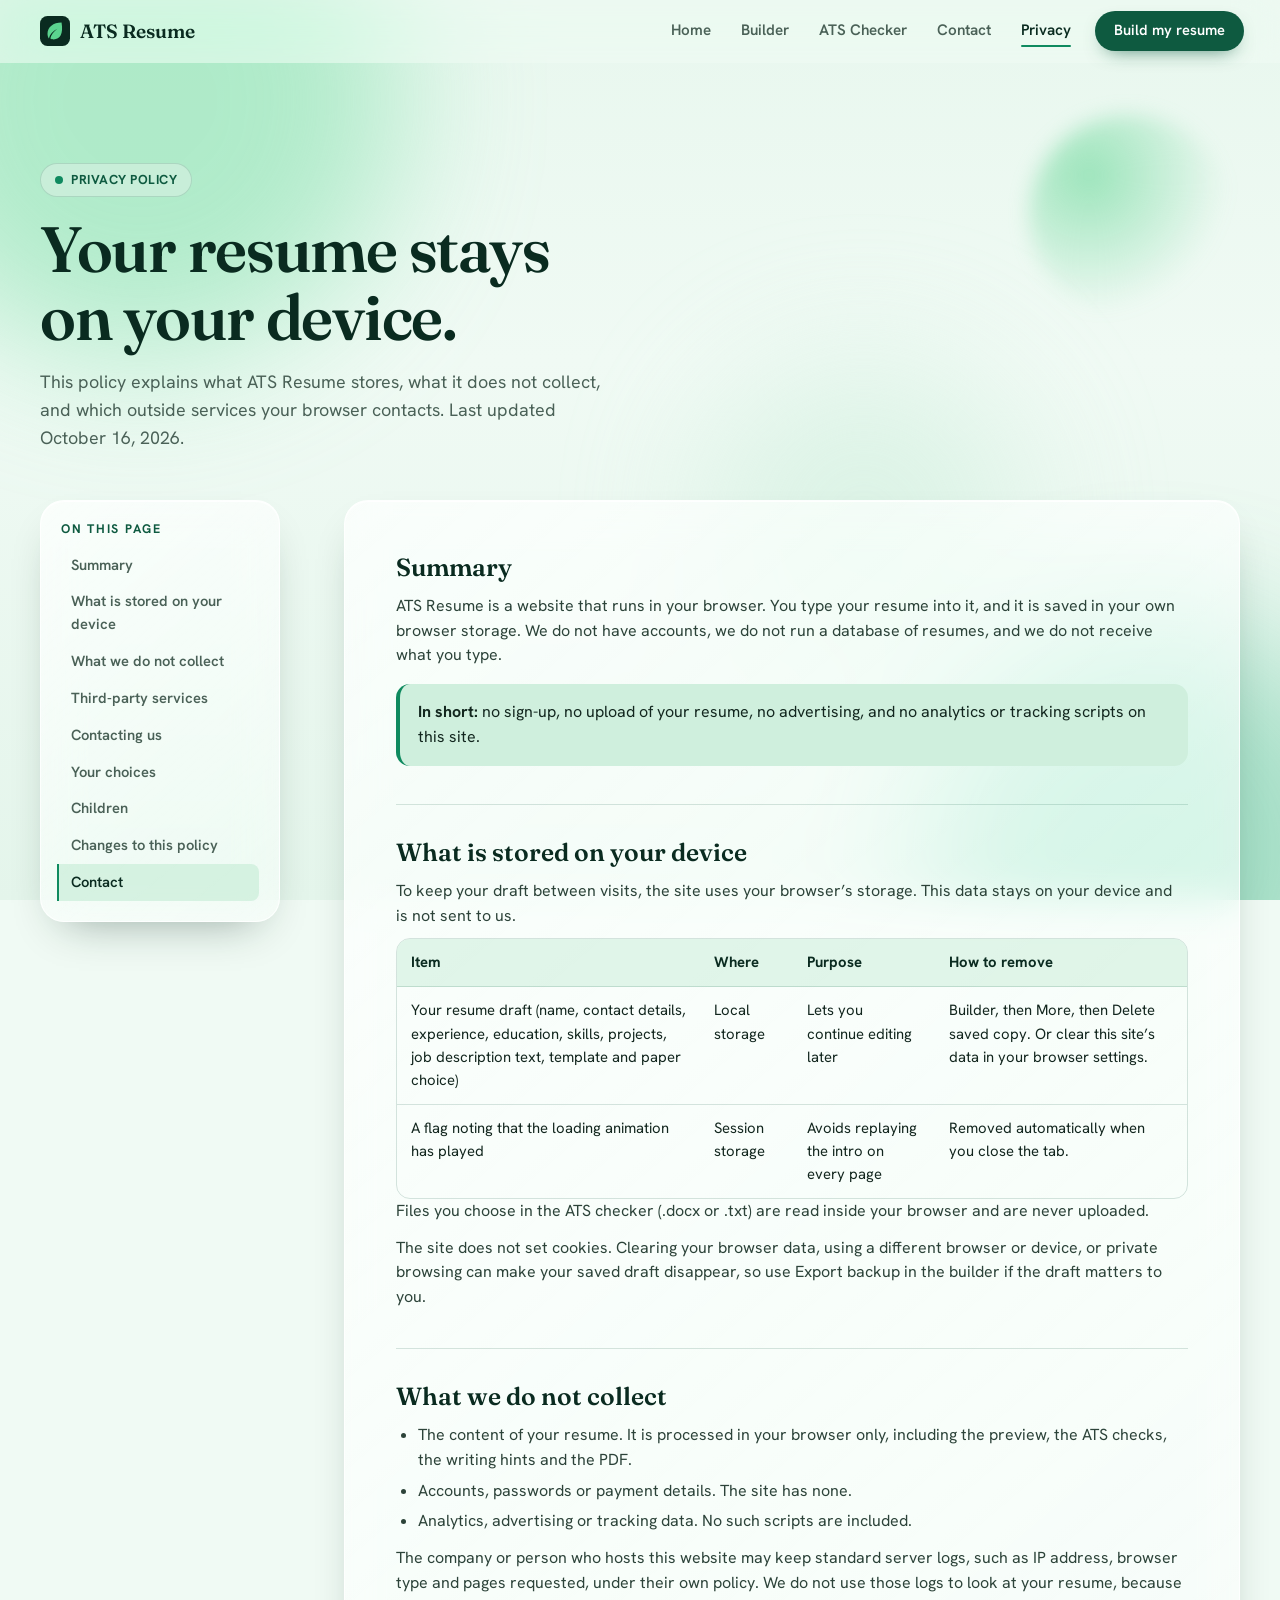
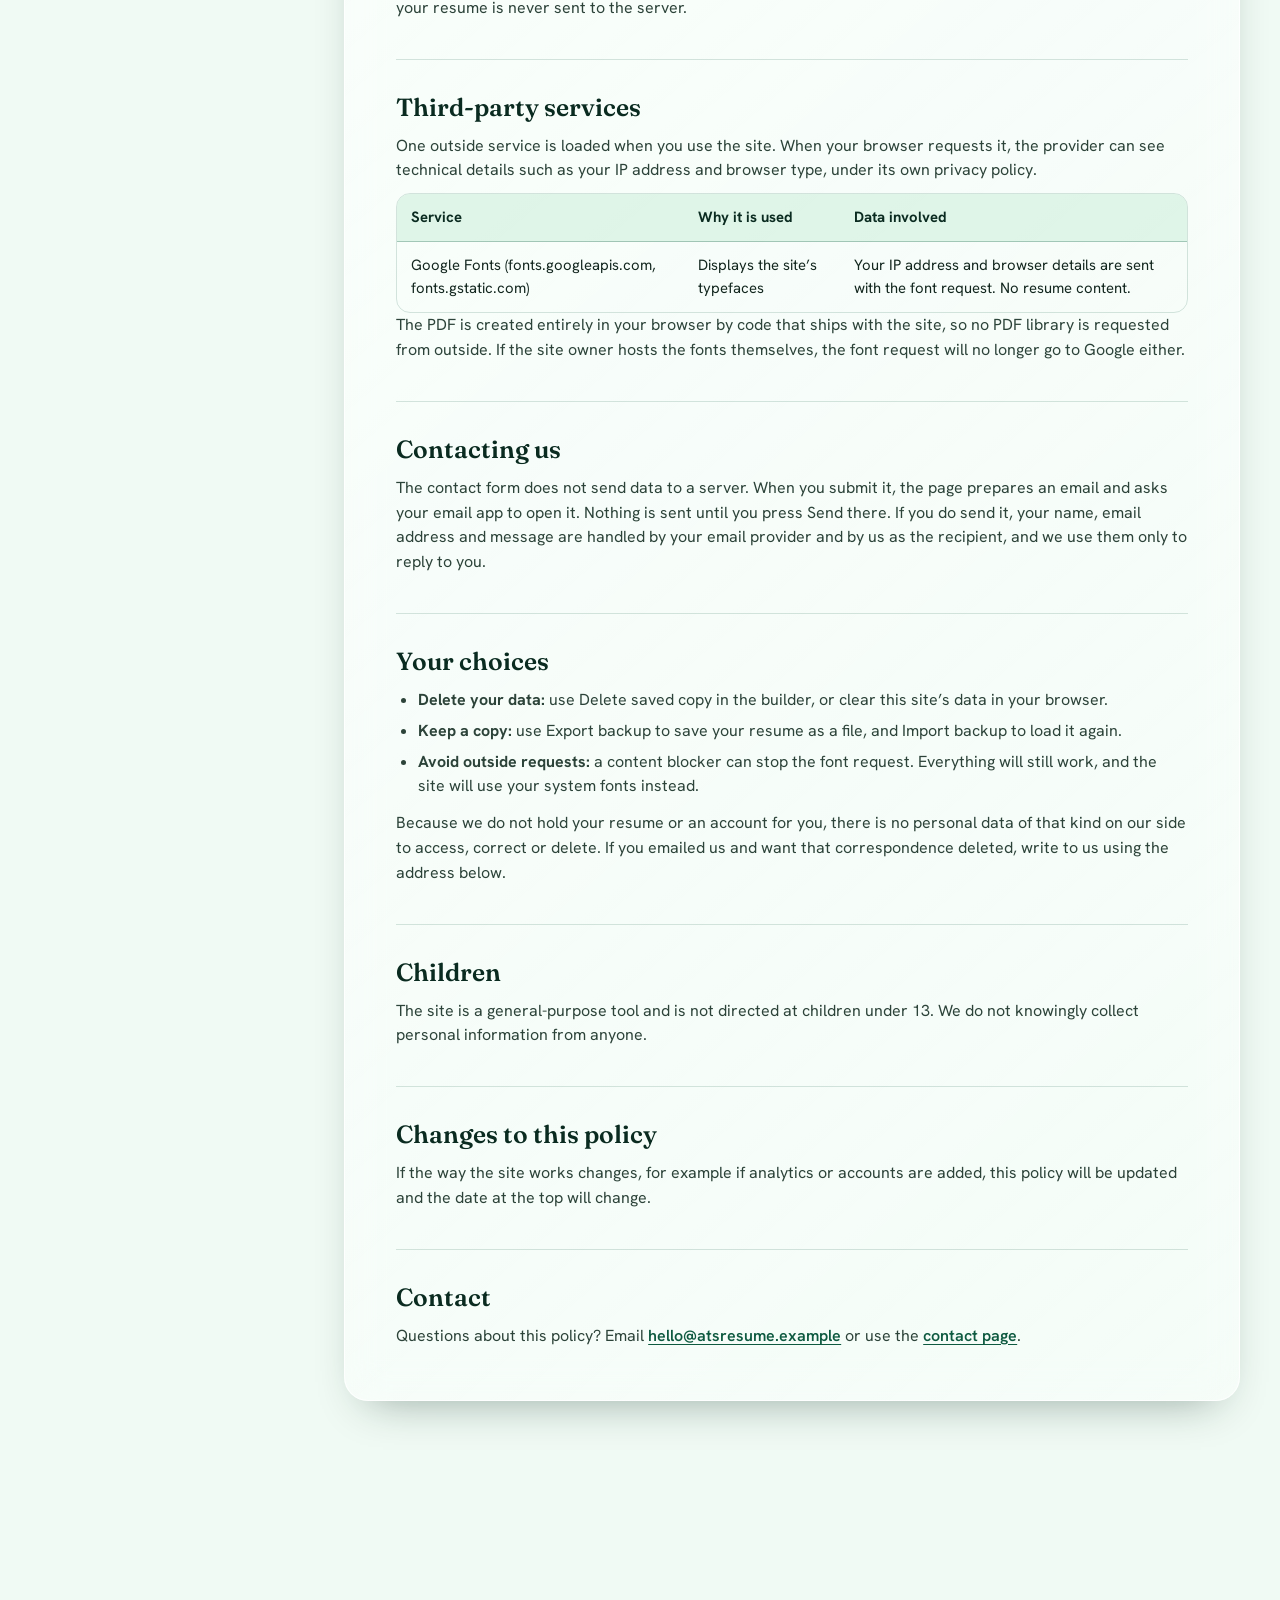
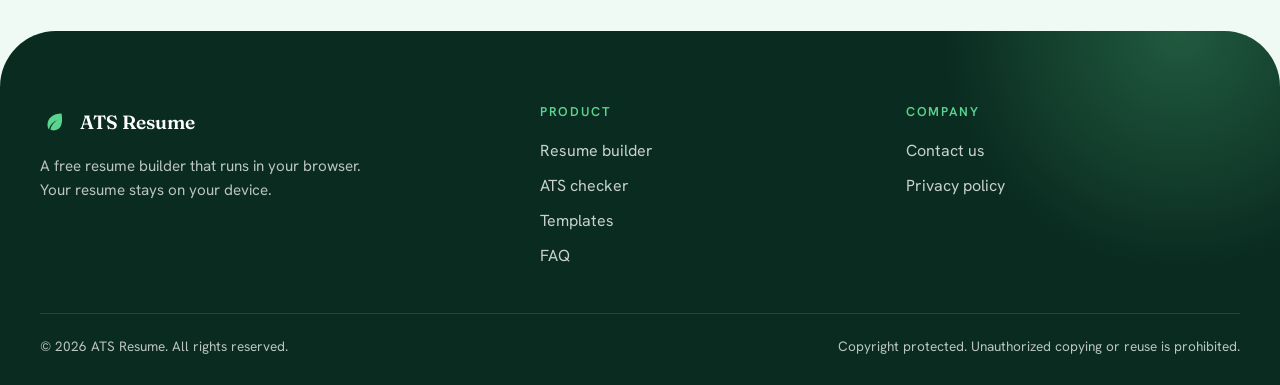
<file: privacy.html>
<!doctype html>
<!-- Copyright (c) 2026 ATS Resume. All rights reserved. -->
<html lang="en">
<head>
  <meta charset="UTF-8" />
  <meta name="viewport" content="width=device-width, initial-scale=1, viewport-fit=cover" />
  <meta name="theme-color" content="#0a2b20" />
  <title>Privacy Policy | ATS Resume</title>
  <meta name="description" content="How ATS Resume handles your data: your resume stays on your device, with no accounts, tracking or uploads." />
  <meta name="author" content="ATS Resume" />
  <meta name="copyright" content="Copyright 2026 ATS Resume. All rights reserved." />
  <meta property="og:title" content="Privacy Policy | ATS Resume" />
  <meta property="og:description" content="How ATS Resume handles your data: your resume stays on your device, with no accounts, tracking or uploads." />
  <meta property="og:type" content="website" />
  <link rel="icon" href="favicon.svg" type="image/svg+xml" />
  <link rel="preconnect" href="https://fonts.googleapis.com" />
  <link rel="preconnect" href="https://fonts.gstatic.com" crossorigin />
  <link href="https://fonts.googleapis.com/css2?family=Fraunces:opsz,wght@9..144,500;9..144,600;9..144,700&family=Hanken+Grotesk:wght@400;500;600;700&display=swap" rel="stylesheet" />
  <link rel="stylesheet" href="base.css" />
  <link rel="stylesheet" href="site.css" />
  <script>document.documentElement.classList.add('js');setTimeout(function(){var p=document.getElementById('preloader');if(p)p.remove();document.body.classList.remove('is-loading');document.body.classList.add('loaded')},9000);</script>
</head>
<body class="page-privacy">

<div class="progress" aria-hidden="true"></div>
<a class="skip" href="#main">Skip to content</a>
<div class="backdrop" aria-hidden="true"><i class="orb o1"></i><i class="orb o2"></i><i class="orb o3"></i></div>
<header class="topbar">
  <a class="brand" href="index.html" aria-label="ATS Resume, home"><svg width="30" height="30" viewBox="0 0 64 64" aria-hidden="true"><rect width="64" height="64" rx="16" fill="#0a2b20"/><path d="M46 14C28 14 16 24 16 38c0 4 1 7 3 10 2-9 8-16 18-21-8 6-13 12-15 21 2 1 4 2 7 2 14 0 21-12 17-36z" fill="#5bd48f"/></svg><span>ATS Resume</span></a>
  <nav id="site-nav" aria-label="Main">
    <a class="navlink" href="index.html">Home</a><a class="navlink" href="builder.html">Builder</a><a class="navlink" href="ats-checker.html">ATS Checker</a><a class="navlink" href="contact.html">Contact</a><a class="navlink" href="privacy.html" aria-current="page">Privacy</a>
    <a class="btn btn-primary nav-cta" href="builder.html">Build my resume</a>
  </nav>
  <button type="button" class="menu-btn" aria-expanded="false" aria-controls="site-nav" aria-label="Open menu"><span></span></button>
</header>
<main id="main" tabindex="-1">
<section class="page-hero" aria-labelledby="p-title"><div class="wrap">
  <span class="eyebrow" style="animation:riseIn .8s forwards;opacity:0">Privacy policy</span>
  <h1 id="p-title" style="opacity:0;animation:riseIn .8s .1s forwards">Your resume stays on your device.</h1>
  <p style="opacity:0;animation:riseIn .8s .2s forwards">This policy explains what ATS Resume stores, what it does not collect, and which outside services your browser contacts. Last updated October 16, 2026.</p>
</div></section>
<section class="section" style="padding-top:0"><div class="wrap legal">
  <aside class="glass toc" aria-label="On this page"><h2>On this page</h2><a href="#summary">Summary</a><a href="#stored">What is stored on your device</a><a href="#collect">What we do not collect</a><a href="#third">Third-party services</a><a href="#contact">Contacting us</a><a href="#rights">Your choices</a><a href="#children">Children</a><a href="#changes">Changes to this policy</a><a href="#reach">Contact</a></aside>
  <article class="glass prose">
    <section id="summary"><h2>Summary</h2>
      <p>ATS Resume is a website that runs in your browser. You type your resume into it, and it is saved in your own browser storage. We do not have accounts, we do not run a database of resumes, and we do not receive what you type.</p>
      <div class="callout"><strong>In short:</strong> no sign-up, no upload of your resume, no advertising, and no analytics or tracking scripts on this site.</div></section>

    <section id="stored"><h2>What is stored on your device</h2>
      <p>To keep your draft between visits, the site uses your browser&rsquo;s storage. This data stays on your device and is not sent to us.</p>
      <div class="table-wrap"><table><thead><tr><th>Item</th><th>Where</th><th>Purpose</th><th>How to remove</th></tr></thead><tbody>
        <tr><td>Your resume draft (name, contact details, experience, education, skills, projects, job description text, template and paper choice)</td><td>Local storage</td><td>Lets you continue editing later</td><td>Builder, then More, then Delete saved copy. Or clear this site&rsquo;s data in your browser settings.</td></tr>
        <tr><td>A flag noting that the loading animation has played</td><td>Session storage</td><td>Avoids replaying the intro on every page</td><td>Removed automatically when you close the tab.</td></tr>
      </tbody></table></div>
      <p>Files you choose in the ATS checker (.docx or .txt) are read inside your browser and are never uploaded.</p>
      <p>The site does not set cookies. Clearing your browser data, using a different browser or device, or private browsing can make your saved draft disappear, so use Export backup in the builder if the draft matters to you.</p></section>

    <section id="collect"><h2>What we do not collect</h2>
      <ul><li>The content of your resume. It is processed in your browser only, including the preview, the ATS checks, the writing hints and the PDF.</li>
      <li>Accounts, passwords or payment details. The site has none.</li>
      <li>Analytics, advertising or tracking data. No such scripts are included.</li></ul>
      <p>The company or person who hosts this website may keep standard server logs, such as IP address, browser type and pages requested, under their own policy. We do not use those logs to look at your resume, because your resume is never sent to the server.</p></section>

    <section id="third"><h2>Third-party services</h2>
      <p>One outside service is loaded when you use the site. When your browser requests it, the provider can see technical details such as your IP address and browser type, under its own privacy policy.</p>
      <div class="table-wrap"><table><thead><tr><th>Service</th><th>Why it is used</th><th>Data involved</th></tr></thead><tbody>
        <tr><td>Google Fonts (fonts.googleapis.com, fonts.gstatic.com)</td><td>Displays the site&rsquo;s typefaces</td><td>Your IP address and browser details are sent with the font request. No resume content.</td></tr>
      </tbody></table></div>
      <p>The PDF is created entirely in your browser by code that ships with the site, so no PDF library is requested from outside. If the site owner hosts the fonts themselves, the font request will no longer go to Google either.</p></section>

    <section id="contact"><h2>Contacting us</h2>
      <p>The contact form does not send data to a server. When you submit it, the page prepares an email and asks your email app to open it. Nothing is sent until you press Send there. If you do send it, your name, email address and message are handled by your email provider and by us as the recipient, and we use them only to reply to you.</p></section>

    <section id="rights"><h2>Your choices</h2>
      <ul><li><strong>Delete your data:</strong> use Delete saved copy in the builder, or clear this site&rsquo;s data in your browser.</li>
      <li><strong>Keep a copy:</strong> use Export backup to save your resume as a file, and Import backup to load it again.</li>
      <li><strong>Avoid outside requests:</strong> a content blocker can stop the font request. Everything will still work, and the site will use your system fonts instead.</li></ul>
      <p>Because we do not hold your resume or an account for you, there is no personal data of that kind on our side to access, correct or delete. If you emailed us and want that correspondence deleted, write to us using the address below.</p></section>

    <section id="children"><h2>Children</h2>
      <p>The site is a general-purpose tool and is not directed at children under 13. We do not knowingly collect personal information from anyone.</p></section>

    <section id="changes"><h2>Changes to this policy</h2>
      <p>If the way the site works changes, for example if analytics or accounts are added, this policy will be updated and the date at the top will change.</p></section>

    <section id="reach"><h2>Contact</h2>
      <p>Questions about this policy? Email <a data-contact-email href="#">email</a> or use the <a href="contact.html">contact page</a>.</p></section>
  </article>
</div></section>
</main>
<footer class="site-footer">
  <div class="wrap">
    <div class="foot-grid">
      <div>
        <a class="brand" href="index.html" aria-label="ATS Resume, home"><svg width="30" height="30" viewBox="0 0 64 64" aria-hidden="true"><rect width="64" height="64" rx="16" fill="#0a2b20"/><path d="M46 14C28 14 16 24 16 38c0 4 1 7 3 10 2-9 8-16 18-21-8 6-13 12-15 21 2 1 4 2 7 2 14 0 21-12 17-36z" fill="#5bd48f"/></svg><span>ATS Resume</span></a>
        <p>A free resume builder that runs in your browser. Your resume stays on your device.</p>
      </div>
      <div class="foot-col"><h2>Product</h2><a href="builder.html">Resume builder</a><a href="ats-checker.html">ATS checker</a><a href="index.html#templates">Templates</a><a href="index.html#faq">FAQ</a></div>
      <div class="foot-col"><h2>Company</h2><a href="contact.html">Contact us</a><a href="privacy.html">Privacy policy</a></div>
    </div>
    <div class="foot-base"><span>&copy; <span data-year>2026</span> ATS Resume. All rights reserved.</span><span>Copyright protected. Unauthorized copying or reuse is prohibited.</span></div>
  </div>
</footer>
<button type="button" class="to-top" aria-label="Back to top"><svg class="icon" width="20" height="20" viewBox="0 0 24 24" fill="none" stroke="currentColor" stroke-width="1.8" stroke-linecap="round" stroke-linejoin="round" aria-hidden="true" focusable="false"><path d="M6 15l6-6 6 6"/></svg></button>
<div class="toasts" id="toasts" role="region" aria-label="Notifications"></div>
<noscript><p style="position:fixed;bottom:0;left:0;right:0;padding:12px;background:#0a2b20;color:#fff;text-align:center">ATS Resume needs JavaScript for the resume builder.</p></noscript>
<script src="config.js"></script>
<script src="common.js"></script>
<script src="site.js"></script>
<script>
window.addEventListener('load',function(){
  var okCss=getComputedStyle(document.documentElement).getPropertyValue('--forest').trim();
  if(okCss&&window.ATS_BOOT)return;
  var p=document.getElementById('preloader');if(p)p.remove();
  document.body.classList.remove('is-loading');document.body.classList.add('loaded');
  var d=document.createElement('div');d.setAttribute('role','alert');
  d.style.cssText='position:fixed;left:12px;right:12px;bottom:12px;z-index:2000;padding:16px 18px;border-radius:14px;background:#0a2b20;color:#fff;font:16px/1.5 system-ui,sans-serif;box-shadow:0 20px 40px rgba(0,0,0,.4)';
  d.innerHTML='<strong>Some site files did not load.</strong> '+(okCss?'':'The stylesheet files are missing. ')+(window.ATS_BOOT?'':'The script files are missing. ')+'Upload every file from the project (all .html, .css and .js files) into the same place as <code>index.html</code>, then reload.';
  document.body.appendChild(d);
});
</script>
</body>
</html>
</file>
<file: base.css>
/* Copyright (c) 2026 ATS Resume. All rights reserved. */
:root {
  --forest: #0a2b20;
  --emerald-dark: #0e5a40;
  --emerald: #0f8a5f;
  --accent: #5bd48f;
  --mint: #cfefdd;
  --mint-pale: #f0faf4;
  --ink: #12261e;
  --ink-soft: #4a6157;
  --line: rgba(14, 90, 64, 0.16);
  --danger: #a8321f;
  --warn: #8a5a00;

  --font-display: 'Fraunces', Georgia, 'Times New Roman', serif;
  --font-body: 'Hanken Grotesk', system-ui, -apple-system, 'Segoe UI', Roboto, sans-serif;

  --r-sm: 10px;
  --r-md: 16px;
  --r-lg: 24px;
  --shadow-glass: 0 1px 0 rgba(255, 255, 255, 0.85) inset, 0 20px 44px -24px rgba(10, 43, 32, 0.45);
  --glass-bg: linear-gradient(140deg, rgba(255, 255, 255, 0.74), rgba(255, 255, 255, 0.46));
  --glass-border: 1px solid rgba(255, 255, 255, 0.8);
  --blur: blur(20px) saturate(150%);
  --safe-b: env(safe-area-inset-bottom, 0px);
}

*, *::before, *::after { box-sizing: border-box; }
html { color-scheme: light; -webkit-text-size-adjust: 100%; }
body {
  margin: 0; min-height: 100vh; color: var(--ink); background: var(--mint-pale);
  font: 400 16px/1.55 var(--font-body); -webkit-font-smoothing: antialiased;
}
h1, h2, h3, p { margin: 0; }
button, input, textarea, select { font: inherit; color: inherit; }
button { cursor: pointer; }
button:disabled { cursor: not-allowed; opacity: 0.5; }
ul { margin: 0; padding: 0; list-style: none; }
:focus-visible { outline: 3px solid var(--emerald); outline-offset: 2px; border-radius: 6px; }
.sr-only { position: absolute; width: 1px; height: 1px; overflow: hidden; clip: rect(0 0 0 0); white-space: nowrap; }
.skip { position: absolute; left: 12px; top: -60px; z-index: 100; background: var(--forest); color: #fff; padding: 10px 14px; border-radius: 8px; }
.skip:focus { top: 12px; }
.icon { flex: none; }
main:focus { outline: none; }

@media (prefers-reduced-motion: reduce) {
  *, *::before, *::after { animation: none !important; transition: none !important; scroll-behavior: auto !important; }
}

/* ---------- Backdrop ---------- */
.backdrop { position: fixed; inset: 0; z-index: -1; overflow: hidden;
  background: linear-gradient(180deg, #e8f7ee 0%, var(--mint-pale) 40%, #e4f5eb 100%); }
.orb { position: absolute; border-radius: 50%; filter: blur(70px); opacity: 0.55; }
.o1 { width: 520px; height: 520px; background: #7fe0aa; top: -160px; left: -120px; }
.o2 { width: 460px; height: 460px; background: #3fb98a; bottom: -180px; right: -100px; opacity: 0.4; }
.o3 { width: 320px; height: 320px; background: #cfefdd; top: 40%; left: 55%; }

/* ---------- Glass ---------- */
.glass { background: var(--glass-bg); -webkit-backdrop-filter: var(--blur); backdrop-filter: var(--blur);
  border: var(--glass-border); box-shadow: var(--shadow-glass); border-radius: var(--r-lg); }
.glass-dark { background: linear-gradient(145deg, rgba(255, 255, 255, 0.16), rgba(255, 255, 255, 0.05));
  -webkit-backdrop-filter: blur(16px); backdrop-filter: blur(16px); border: 1px solid rgba(255, 255, 255, 0.22);
  box-shadow: 0 30px 60px -30px rgba(0, 0, 0, 0.6); border-radius: var(--r-lg); }
@supports not ((backdrop-filter: blur(1px)) or (-webkit-backdrop-filter: blur(1px))) {
  .glass { background: rgba(255, 255, 255, 0.94); }
  .glass-dark { background: rgba(255, 255, 255, 0.12); }
}

/* ---------- Buttons ---------- */
.btn { display: inline-flex; align-items: center; justify-content: center; gap: 8px; min-height: 44px; padding: 0 18px;
  border-radius: 999px; border: 1px solid transparent; font-weight: 600; transition: background-color 0.15s, transform 0.15s; text-align: center; }
.btn:active:not(:disabled) { transform: translateY(1px); }
.btn-primary { background: var(--emerald-dark); color: #fff; box-shadow: 0 8px 20px -10px rgba(14, 90, 64, 0.8); }
.btn-primary:hover:not(:disabled) { background: var(--forest); }
.btn-quiet { background: rgba(255, 255, 255, 0.6); border-color: var(--line); color: var(--emerald-dark); }
.btn-quiet:hover { background: #fff; }
.btn-danger { background: transparent; border-color: rgba(168, 50, 31, 0.35); color: var(--danger); }
.btn-danger:hover { background: rgba(168, 50, 31, 0.08); }
.btn-light { background: var(--mint); color: var(--forest); }
.btn-light:hover { background: #fff; }
.btn-ghost { background: transparent; color: #fff; border-color: rgba(255, 255, 255, 0.4); }
.btn-ghost:hover { background: rgba(255, 255, 255, 0.12); }
.btn-sm { min-height: 36px; padding: 0 14px; font-size: 0.875rem; }
.btn-row { display: flex; flex-wrap: wrap; gap: 10px; margin: 12px 0; }
.icon-btn { display: grid; place-items: center; width: 36px; height: 36px; border-radius: 10px; border: 0; background: transparent; color: var(--ink-soft); }
.icon-btn:hover:not(:disabled) { background: rgba(15, 138, 95, 0.12); color: var(--forest); }
.icon-btn.danger:hover:not(:disabled) { background: rgba(168, 50, 31, 0.1); color: var(--danger); }

/* ---------- Builder shell ---------- */
.builder { padding: clamp(10px, 2vw, 24px); max-width: 1680px; margin: 0 auto; padding-bottom: calc(84px + var(--safe-b)); }
.builder-bar { display: flex; align-items: center; justify-content: space-between; gap: 12px; margin-bottom: 14px; flex-wrap: wrap; }
.save-status { font-size: 0.875rem; color: var(--ink-soft); }
.save-error { color: var(--danger); font-weight: 600; }
.workspace { display: grid; gap: 16px; align-items: start; }
.pane { min-width: 0; }
.pane-edit, .pane-score { padding: clamp(14px, 2vw, 22px); }
.pane-title { font: 600 1.25rem var(--font-display); color: var(--forest); margin-bottom: 14px; }

/* Mobile: one pane at a time */
.workspace .pane { display: none; }
.builder[data-pane='edit'] .pane-edit,
.builder[data-pane='preview'] .pane-preview,
.builder[data-pane='score'] .pane-score { display: block; }

.seg { position: fixed; left: 50%; transform: translateX(-50%); bottom: calc(12px + var(--safe-b)); z-index: 40; display: flex; gap: 4px; padding: 6px;
  border-radius: 999px; background: rgba(10, 43, 32, 0.86); -webkit-backdrop-filter: blur(16px); backdrop-filter: blur(16px);
  box-shadow: 0 16px 40px -12px rgba(0, 0, 0, 0.5); }
.seg button { display: flex; align-items: center; gap: 8px; min-height: 44px; padding: 0 16px; border-radius: 999px; border: 0; background: transparent; color: rgba(255, 255, 255, 0.78); font-weight: 600; }
.seg button[aria-current='page'] { background: var(--mint); color: var(--forest); }
.seg-badge { font-size: 0.75rem; background: var(--accent); color: var(--forest); padding: 1px 7px; border-radius: 999px; }

/* Medium: editor beside preview, score swaps with preview */
@media (min-width: 820px) {
  .workspace { grid-template-columns: minmax(360px, 0.9fr) minmax(0, 1.1fr); }
  .workspace .pane-edit { display: block; position: sticky; top: 72px; max-height: calc(100vh - 88px); overflow: auto; }
  .builder[data-pane='edit'] .pane-preview, .builder[data-pane='preview'] .pane-preview { display: block; }
  .builder[data-pane='score'] .pane-preview { display: none; }
  .builder[data-pane='score'] .pane-score { display: block; grid-column: 2; grid-row: 1; }
  .seg-edit { display: none !important; }
}
/* Wide: three columns, nothing hidden, no bottom switcher */
@media (min-width: 1280px) {
  .workspace { grid-template-columns: minmax(380px, 0.8fr) minmax(0, 1.15fr) minmax(300px, 0.6fr); }
  .workspace .pane-preview, .workspace .pane-score { display: block !important; grid-column: auto !important; grid-row: auto !important; }
  .workspace .pane-score { position: sticky; top: 72px; max-height: calc(100vh - 88px); overflow: auto; }
  .seg { display: none; }
  .builder { padding-bottom: 24px; }
}

/* ---------- Editor ---------- */
.tabs { display: flex; gap: 4px; overflow-x: auto; padding-bottom: 10px; margin: 0 -4px 14px; scrollbar-width: thin; border-bottom: 1px solid var(--line); }
.tab { flex: none; min-height: 40px; padding: 0 14px; border-radius: 999px; border: 0; background: transparent; font-weight: 600; color: var(--ink-soft); }
.tab:hover { background: rgba(15, 138, 95, 0.1); }
.tab[aria-selected='true'] { background: var(--forest); color: #fff; }
.grid { display: grid; grid-template-columns: repeat(2, minmax(0, 1fr)); gap: 12px 14px; margin-bottom: 12px; }
.field { display: flex; flex-direction: column; gap: 6px; min-width: 0; margin-bottom: 4px; }
.grid .field { margin-bottom: 0; }
.field-wide { grid-column: 1 / -1; }
.field label { font-size: 0.875rem; font-weight: 600; color: var(--forest); }
.field input, .field textarea { width: 100%; min-height: 44px; padding: 10px 12px; border-radius: var(--r-sm); border: 1px solid rgba(14, 90, 64, 0.28);
  background: rgba(255, 255, 255, 0.85); font-size: 1rem; /* 16px avoids iOS zoom */ }
.field textarea { resize: vertical; line-height: 1.5; }
.field input:focus, .field textarea:focus { outline: 3px solid rgba(15, 138, 95, 0.45); outline-offset: 0; border-color: var(--emerald); }
.hint { font-size: 0.8125rem; color: var(--ink-soft); margin-top: 4px; }
.muted { color: var(--ink-soft); font-size: 0.9rem; }
.check-row { display: flex; align-items: center; gap: 10px; align-self: end; min-height: 44px; }
.check-row input { width: 20px; height: 20px; accent-color: var(--emerald-dark); }
.subhead { font: 600 1rem var(--font-display); color: var(--forest); margin: 22px 0 6px; }
.empty-inline { padding: 14px; border: 1px dashed var(--line); border-radius: var(--r-md); color: var(--ink-soft); margin-bottom: 12px; display: grid; gap: 10px; justify-items: start; }
.empty { padding: 20px; border-radius: var(--r-md); background: #fff; color: var(--ink-soft); }
.empty-title { font-weight: 700; color: var(--ink); }
.more .btn-danger { margin-top: 8px; }

.item { border: 1px solid var(--line); border-radius: var(--r-md); background: rgba(255, 255, 255, 0.55); margin-bottom: 12px; }
.item-head { display: flex; align-items: center; justify-content: space-between; gap: 6px; padding: 4px 6px 4px 4px; }
.item-title { flex: 1; min-width: 0; display: flex; align-items: center; gap: 6px; min-height: 44px; padding: 0 8px; background: none; border: 0; text-align: left; font-weight: 700; color: var(--forest); }
.item-title span:last-child { overflow: hidden; text-overflow: ellipsis; white-space: nowrap; }
.chev { display: grid; transition: transform 0.15s; }
.chev.open { transform: rotate(90deg); }
.item-tools { display: flex; flex: none; }
.item-body { padding: 4px 14px 14px; }
.add-btn { width: 100%; border-style: dashed; }

.review { margin-top: 10px; border-radius: var(--r-md); background: rgba(207, 239, 221, 0.55); border: 1px solid var(--line); padding: 0 14px; }
.review summary { display: flex; align-items: center; gap: 8px; min-height: 44px; font-weight: 600; color: var(--emerald-dark); cursor: pointer; list-style: none; }
.review summary::-webkit-details-marker { display: none; }
.review summary .icon:last-child { margin-left: auto; transition: transform 0.15s; }
.review[open] summary .icon:last-child { transform: rotate(90deg); }
.review > ul > li { padding: 10px 0; border-top: 1px solid var(--line); display: grid; gap: 6px; justify-items: start; }
.review-line { font-weight: 600; font-size: 0.9rem; }
.review-issues { list-style: disc; padding-left: 18px; font-size: 0.875rem; color: var(--ink-soft); }
.review .hint { padding-bottom: 12px; }
.review-ok { display: flex; align-items: center; gap: 8px; margin-top: 10px; color: var(--emerald-dark); font-size: 0.9rem; font-weight: 600; }

/* ---------- Preview pane ---------- */
.templates { border: 0; padding: 0; margin: 0 0 12px; display: grid; grid-template-columns: repeat(3, minmax(0, 1fr)); gap: 10px; }
.templates legend { position: absolute; width: 1px; height: 1px; overflow: hidden; clip: rect(0 0 0 0); }
.tpl { position: relative; display: grid; gap: 4px; align-content: start; padding: 10px; border-radius: var(--r-md); cursor: pointer;
  background: rgba(255, 255, 255, 0.6); border: 1.5px solid var(--line); -webkit-backdrop-filter: blur(10px); backdrop-filter: blur(10px); }
.tpl input { position: absolute; opacity: 0; inset: 0; cursor: pointer; }
.tpl:has(input:focus-visible) { outline: 3px solid var(--emerald); outline-offset: 2px; }
.tpl.on { border-color: var(--emerald-dark); background: #fff; box-shadow: 0 0 0 2px rgba(15, 138, 95, 0.25); }
.tpl-name { font-weight: 700; font-size: 0.9rem; color: var(--forest); }
.tpl-blurb { font-size: 0.75rem; color: var(--ink-soft); line-height: 1.35; }
.tpl-thumb { display: grid; gap: 4px; height: 54px; padding: 7px; border-radius: 6px; background: #fff; border: 1px solid var(--line); align-content: start; }
.tpl-thumb i { display: block; height: 3px; background: #b9c9c1; border-radius: 2px; }
.tpl-thumb i:first-child { height: 6px; width: 60%; background: #222; }
.tpl-classic i:first-child { margin: 0 auto; }
.tpl-modern i:first-child { background: var(--emerald-dark); width: 50%; }
.tpl-modern i:nth-child(2) { background: var(--accent); width: 30%; }
.tpl-executive i:first-child { margin: 0 auto; background: var(--forest); }
.preview-tools { display: flex; align-items: center; justify-content: space-between; gap: 10px; margin-bottom: 10px; flex-wrap: wrap; }
.seg-mini { display: inline-flex; padding: 3px; border-radius: 999px; background: rgba(255, 255, 255, 0.6); border: 1px solid var(--line); }
.seg-mini button { min-height: 36px; padding: 0 14px; border: 0; border-radius: 999px; background: transparent; font-weight: 600; font-size: 0.875rem; color: var(--ink-soft); }
.seg-mini button[aria-pressed='true'] { background: var(--forest); color: #fff; }
.preview-stage { padding: clamp(8px, 1.5vw, 16px); border-radius: var(--r-lg); background: rgba(10, 43, 32, 0.08); border: 1px solid var(--line); }

/* ---------- ATS panel ---------- */
.ats-top { display: flex; align-items: center; gap: 18px; }
.ring { position: relative; flex: none; width: 128px; height: 128px; }
.ring-track { fill: none; stroke: rgba(14, 90, 64, 0.15); stroke-width: 10; }
.ring-fill { fill: none; stroke: var(--emerald); stroke-width: 10; stroke-linecap: round; transition: stroke-dashoffset 0.5s ease; }
.ring-num { position: absolute; inset: 0; display: grid; place-content: center; text-align: center; }
.ring-num strong { font: 700 2.1rem/1 var(--font-display); color: var(--forest); }
.ring-num span { font-size: 0.75rem; color: var(--ink-soft); }
.ats-label { font: 600 1.25rem var(--font-display); color: var(--forest); }
.ats-note { display: flex; gap: 8px; align-items: flex-start; margin: 14px 0 4px; }
.ats-note .icon { margin-top: 2px; }
.checks { display: grid; gap: 8px; }
.check { display: flex; gap: 10px; padding: 10px 12px; border-radius: 12px; background: rgba(255, 255, 255, 0.6); border: 1px solid var(--line); }
.check-mark { flex: none; display: grid; place-items: center; width: 24px; height: 24px; border-radius: 50%; }
.check-pass .check-mark { background: var(--emerald-dark); color: #fff; }
.check-warn .check-mark { background: #f6e3b0; color: var(--warn); }
.check-fail .check-mark { background: #f6cfc7; color: var(--danger); }
.check-title { font-weight: 700; font-size: 0.9rem; }
.check-detail { font-size: 0.84rem; color: var(--ink-soft); }
.chip-label { font-size: 0.85rem; font-weight: 700; margin: 10px 0 6px; }
.chips { display: flex; flex-wrap: wrap; gap: 6px; }
.chip { padding: 3px 10px; border-radius: 999px; font-size: 0.82rem; font-weight: 600; }
.chip-yes { background: var(--mint); color: var(--emerald-dark); }
.chip-no { background: #fff; border: 1px dashed rgba(168, 50, 31, 0.5); color: var(--danger); }

/* ---------- Toasts ---------- */
.toasts { position: fixed; z-index: 60; left: 50%; transform: translateX(-50%); bottom: calc(80px + var(--safe-b)); display: grid; gap: 8px; width: min(94vw, 460px); }
@media (min-width: 1280px) { .toasts { bottom: 24px; } }
.toast { display: flex; align-items: center; gap: 10px; padding: 10px 8px 10px 14px; border-radius: 14px; background: var(--forest); color: #fff;
  box-shadow: 0 16px 36px -12px rgba(0, 0, 0, 0.5); animation: toast-in 0.2s ease-out; font-size: 0.92rem; }
.toast > span { flex: 1; }
.toast-error { background: #6e1f12; }
.toast-action { background: none; border: 0; color: var(--accent); font-weight: 700; padding: 6px 8px; border-radius: 8px; }
.toast-close { color: rgba(255, 255, 255, 0.8); width: 30px; height: 30px; }
.toast-close:hover:not(:disabled) { background: rgba(255, 255, 255, 0.15); color: #fff; }
@keyframes toast-in { from { opacity: 0; transform: translateY(8px); } }

/* ---------- Small screens ---------- */
@media (max-width: 900px) {
}
@media (max-width: 560px) {
  .grid { grid-template-columns: 1fr; }
  .templates { grid-template-columns: 1fr; }
  .tpl { grid-template-columns: 64px 1fr; column-gap: 12px; }
  .tpl-thumb { grid-row: span 2; height: 100%; min-height: 56px; }
  .brand span { font-size: 1rem; }
  .navlink { padding: 8px 10px; }
  .ats-top { flex-direction: column; align-items: flex-start; }
}

/* The paper is laid out in points so it matches the PDF. Scaled with transform in Paper.jsx. */
.paper-fit { width: 100%; overflow: hidden; position: relative; }
.paper { width: var(--pw); min-height: var(--ph); padding: var(--m); transform-origin: top left; position: relative;
  background: #fff; color: var(--c-text); font-family: var(--font); font-size: var(--body); line-height: var(--lead);
  box-shadow: 0 24px 50px -24px rgba(10, 43, 32, 0.55); text-align: left; }
.p-head { text-align: var(--align); margin-bottom: 4pt; }
.p-name { font-size: var(--name-size); font-weight: 700; color: var(--c-name); line-height: 1.15; }
.p-title { font-size: calc(var(--body) + 2pt); color: var(--c-title); }
.p-contact { font-size: calc(var(--body) - 0.5pt); color: var(--c-muted); overflow-wrap: anywhere; }
.p-section { margin-top: 8pt; }
.p-heading { margin: 0 0 5pt; padding-bottom: 1pt; font-size: calc(var(--body) + 1pt); font-weight: 700; color: var(--c-head);
  text-transform: var(--upper); border-bottom: 0.6pt solid var(--c-rule); line-height: var(--lead); }
.p-entry { margin-top: 4pt; }
.p-section .p-entry:first-of-type { margin-top: 0; }
.p-entry-top { display: flex; justify-content: space-between; gap: 12pt; align-items: baseline; }
.p-entry-top strong { font-size: calc(var(--body) + 0.5pt); }
.p-right { flex: none; color: var(--c-muted); }
.p-sub { font-style: italic; color: var(--c-muted); }
.p-bullets { list-style: none; margin: 0; padding: 0; }
.p-bullets li { position: relative; padding-left: 14pt; }
.p-bullets li::before { content: '\2022'; position: absolute; left: 3pt; }
.p-text, .p-skill { margin: 0; }
.p-skill strong { font-weight: 700; }
.p-empty { color: #7b8d85; text-align: center; padding-top: 120pt; font-family: var(--font-body); }
.p-guides { position: absolute; inset: 0; pointer-events: none;
  background-image: repeating-linear-gradient(to bottom, transparent 0, transparent calc(var(--ph) - 1.5pt), rgba(15, 138, 95, 0.55) calc(var(--ph) - 1.5pt), rgba(15, 138, 95, 0.55) var(--ph)); }

[hidden] { display: none !important; }
.ico { display: inline-flex; }
.home { display: block; }
</file>
<file: site.css>
/* Copyright (c) 2026 ATS Resume. All rights reserved. */
/* =========================================================
   ATS Resume: site-wide styles (header, footer, preloader,
   home, contact, privacy, motion). Loads after base.css.
   ========================================================= */
html { scroll-behavior: smooth; scroll-padding-top: 84px; }
html, body { overflow-x: clip; }
.wrap { width: min(1200px, 100% - 2 * clamp(16px, 4vw, 40px)); margin-inline: auto; }
.eyebrow { display: inline-flex; align-items: center; gap: 8px; padding: 6px 14px; border-radius: 999px; font-size: 0.8125rem; font-weight: 700;
  letter-spacing: 0.04em; text-transform: uppercase; color: var(--emerald-dark); background: rgba(207, 239, 221, 0.8); border: 1px solid var(--line); }
.eyebrow::before { content: ''; width: 8px; height: 8px; border-radius: 50%; background: var(--emerald); box-shadow: 0 0 0 0 rgba(15, 138, 95, 0.5); animation: pulse 2.2s infinite; }
.on-dark.eyebrow, .hero .eyebrow { color: var(--mint); background: rgba(255, 255, 255, 0.1); border-color: rgba(255, 255, 255, 0.2); }
.hero .eyebrow::before { background: var(--accent); }
@keyframes pulse { 70% { box-shadow: 0 0 0 9px rgba(15, 138, 95, 0); } 100% { box-shadow: 0 0 0 0 rgba(15, 138, 95, 0); } }

/* ---------- Scroll progress + back to top ---------- */
.progress { position: fixed; inset: 0 0 auto 0; height: 3px; z-index: 300; background: linear-gradient(90deg, var(--accent), var(--emerald)); transform-origin: 0 50%; transform: scaleX(var(--p, 0)); }
.to-top { position: fixed; right: clamp(14px, 3vw, 28px); bottom: calc(18px + var(--safe-b)); z-index: 45; width: 48px; height: 48px; border-radius: 50%; border: 1px solid rgba(255, 255, 255, 0.7);
  background: var(--glass-bg); -webkit-backdrop-filter: var(--blur); backdrop-filter: var(--blur); box-shadow: var(--shadow-glass); color: var(--forest);
  display: grid; place-items: center; opacity: 0; transform: translateY(14px) scale(0.9); pointer-events: none; transition: opacity 0.3s, transform 0.3s, background-color 0.2s; }
.to-top.show { opacity: 1; transform: none; pointer-events: auto; }
.to-top:hover { background: #fff; transform: translateY(-3px); }
body.page-builder .to-top { display: none; }

/* ---------- Header ---------- */
.topbar { position: sticky; top: 0; z-index: 50; display: flex; align-items: center; justify-content: space-between; gap: 12px;
  padding: 10px clamp(14px, 3vw, 36px); padding-top: calc(10px + env(safe-area-inset-top, 0px)); background: rgba(240, 250, 244, 0.62);
  -webkit-backdrop-filter: var(--blur); backdrop-filter: var(--blur); border-bottom: 1px solid transparent; transition: background-color 0.3s, box-shadow 0.3s, border-color 0.3s, padding 0.3s; }
.topbar.scrolled { background: rgba(240, 250, 244, 0.88); border-color: var(--line); box-shadow: 0 10px 30px -22px rgba(10, 43, 32, 0.6); }
.brand { display: flex; align-items: center; gap: 10px; padding: 4px 6px 4px 4px; border-radius: 12px; text-decoration: none; font: 600 1.2rem var(--font-display); color: var(--forest); }
.brand svg { transition: transform 0.5s cubic-bezier(0.3, 1.6, 0.5, 1); }
.brand:hover svg { transform: rotate(-12deg) scale(1.08); }
.topbar nav { display: flex; align-items: center; gap: 2px; }
.navlink { position: relative; display: inline-block; padding: 9px 14px; border-radius: 999px; font-weight: 600; font-size: 0.95rem; color: var(--ink-soft); text-decoration: none; transition: color 0.2s, background-color 0.2s; }
.navlink::after { content: ''; position: absolute; left: 14px; right: 14px; bottom: 5px; height: 2px; border-radius: 2px; background: var(--emerald); transform: scaleX(0); transform-origin: left; transition: transform 0.3s cubic-bezier(0.2, 0.8, 0.2, 1); }
.navlink:hover { color: var(--forest); }
.navlink:hover::after, .navlink[aria-current='page']::after { transform: scaleX(1); }
.navlink[aria-current='page'] { color: var(--forest); }
.nav-cta { margin-left: 8px; min-height: 40px; padding: 0 18px; font-size: 0.92rem; text-decoration: none; }
.menu-btn { display: none; width: 44px; height: 44px; border-radius: 12px; border: 1px solid var(--line); background: rgba(255, 255, 255, 0.6); place-items: center; color: var(--forest); }
.menu-btn span, .menu-btn span::before, .menu-btn span::after { display: block; width: 20px; height: 2px; border-radius: 2px; background: currentColor; transition: transform 0.3s, opacity 0.2s; }
.menu-btn span { position: relative; }
.menu-btn span::before, .menu-btn span::after { content: ''; position: absolute; left: 0; }
.menu-btn span::before { top: -6px; } .menu-btn span::after { top: 6px; }
.menu-btn[aria-expanded='true'] span { background: transparent; }
.menu-btn[aria-expanded='true'] span::before { transform: translateY(6px) rotate(45deg); }
.menu-btn[aria-expanded='true'] span::after { transform: translateY(-6px) rotate(-45deg); }
@media (max-width: 760px) {
  .menu-btn { display: grid; }
  .topbar nav { position: absolute; left: 12px; right: 12px; top: calc(100% + 6px); flex-direction: column; align-items: stretch; gap: 2px; padding: 10px; border-radius: 20px;
    background: var(--glass-bg); -webkit-backdrop-filter: var(--blur); backdrop-filter: var(--blur); border: var(--glass-border); box-shadow: 0 30px 60px -24px rgba(10, 43, 32, 0.6);
    opacity: 0; transform: translateY(-8px) scale(0.98); pointer-events: none; transition: opacity 0.25s, transform 0.25s; background-color: rgba(246, 252, 249, 0.96); }
  .topbar nav.open { opacity: 1; transform: none; pointer-events: auto; }
  .navlink { padding: 14px 16px; font-size: 1.05rem; }
  .navlink::after { display: none; }
  .navlink[aria-current='page'] { background: var(--mint); }
  .nav-cta { margin: 6px 0 0; min-height: 48px; }
}

/* ---------- Buttons: sheen, ripple, magnetic ---------- */
.btn { position: relative; overflow: hidden; text-decoration: none; isolation: isolate; }
.btn::after { content: ''; position: absolute; inset: 0; z-index: -1; background: linear-gradient(110deg, transparent 30%, rgba(255, 255, 255, 0.45) 50%, transparent 70%); transform: translateX(-120%); transition: transform 0.7s; }
.btn:hover::after { transform: translateX(120%); }
.btn-lg { min-height: 54px; padding: 0 28px; font-size: 1.05rem; }
.btn .arrow { transition: transform 0.25s; }
.btn:hover .arrow { transform: translateX(4px); }
.ripple { position: absolute; border-radius: 50%; background: rgba(255, 255, 255, 0.5); transform: scale(0); animation: ripple 0.6s ease-out; pointer-events: none; z-index: -1; }
@keyframes ripple { to { transform: scale(4); opacity: 0; } }
.btn-primary:hover:not(:disabled) { box-shadow: 0 14px 28px -12px rgba(14, 90, 64, 0.9); transform: translateY(-2px); }
.btn-light:hover { transform: translateY(-2px); box-shadow: 0 16px 30px -14px rgba(91, 212, 143, 0.8); }

/* ---------- Reveal on scroll ---------- */
.js .reveal { opacity: 0; transform: translateY(28px); transition: opacity 0.9s cubic-bezier(0.2, 0.7, 0.2, 1), transform 0.9s cubic-bezier(0.2, 0.7, 0.2, 1); transition-delay: var(--d, 0ms); }
.js .reveal.reveal-left { transform: translateX(-32px); }
.js .reveal.reveal-right { transform: translateX(32px); }
.js .reveal.reveal-zoom { transform: scale(0.94); }
.js .reveal.in { opacity: 1; transform: none; }

/* ---------- Spotlight cards ---------- */
.spot { position: relative; overflow: hidden; transition: transform 0.35s cubic-bezier(0.2, 0.8, 0.2, 1), box-shadow 0.35s; }
.spot::before { content: ''; position: absolute; inset: 0; pointer-events: none; opacity: 0; transition: opacity 0.35s;
  background: radial-gradient(420px circle at var(--mx, 50%) var(--my, 50%), rgba(91, 212, 143, 0.3), transparent 45%); }
.spot:hover { transform: translateY(-6px); box-shadow: 0 1px 0 rgba(255, 255, 255, 0.9) inset, 0 34px 60px -26px rgba(10, 43, 32, 0.55); }
.spot:hover::before { opacity: 1; }
.spot > * { position: relative; }

/* ---------- Preloader ---------- */
#preloader { display: none; }
.js #preloader { position: fixed; inset: 0; z-index: 1000; display: grid; place-items: center; color: #fff; }
.js body.is-loading { overflow: hidden; }
.pl-panel { position: absolute; left: 0; right: 0; height: 50.6%; overflow: hidden; transition: transform 1s cubic-bezier(0.77, 0, 0.18, 1);
  background: radial-gradient(ellipse 45% 40% at 25% 30%, rgba(15, 138, 95, 0.55), transparent 72%), radial-gradient(ellipse 40% 36% at 78% 64%, rgba(91, 212, 143, 0.26), transparent 72%), var(--forest); background-size: 100% 197.6%; background-repeat: no-repeat; }
.pl-top { top: 0; background-position: 0 0; } .pl-bottom { bottom: 0; background-position: 0 100%; }
#preloader.done .pl-top { transform: translateY(-101%); }
#preloader.done .pl-bottom { transform: translateY(101%); }
.pl-center { position: relative; display: grid; justify-items: center; gap: 22px; width: min(320px, 78vw); transition: opacity 0.4s, transform 0.6s; }
#preloader.done .pl-center { opacity: 0; transform: scale(0.94) translateY(-8px); }
.pl-mark { position: relative; width: 112px; height: 112px; display: grid; place-items: center; }
.pl-ring { position: absolute; inset: 0; border-radius: 50%; background: conic-gradient(from 0deg, transparent 0 55%, var(--accent) 100%); -webkit-mask: radial-gradient(circle, transparent 54%, #000 56%); mask: radial-gradient(circle, transparent 54%, #000 56%); animation: spin 1.4s linear infinite; }
.pl-ring-2 { inset: 10px; opacity: 0.45; animation-duration: 2.4s; animation-direction: reverse; }
.pl-leaf { width: 56px; height: 56px; overflow: visible; filter: drop-shadow(0 0 14px rgba(91, 212, 143, 0.55)); }
.pl-leaf path { fill: rgba(91, 212, 143, 0); stroke: var(--accent); stroke-width: 1.8; stroke-linejoin: round; stroke-dasharray: 1; stroke-dashoffset: 1; animation: draw 1.5s 0.1s cubic-bezier(0.5, 0, 0.2, 1) forwards, leafFill 0.7s 1.2s ease forwards; }
.pl-word { display: flex; font: 600 1.7rem var(--font-display); letter-spacing: 0.01em; }
.pl-word span { display: inline-block; opacity: 0; transform: translateY(14px); animation: letter 0.6s cubic-bezier(0.2, 0.8, 0.2, 1) forwards; animation-delay: calc(0.35s + var(--i) * 45ms); }
.pl-tag { font-size: 0.8rem; letter-spacing: 0.18em; text-transform: uppercase; color: rgba(255, 255, 255, 0.55); opacity: 0; animation: letter 0.7s 1s forwards; }
.pl-bar { width: 100%; height: 3px; border-radius: 3px; background: rgba(255, 255, 255, 0.14); overflow: hidden; }
.pl-bar i { display: block; height: 100%; width: 100%; transform-origin: left; transform: scaleX(var(--pl, 0)); background: linear-gradient(90deg, var(--emerald), var(--accent)); box-shadow: 0 0 14px var(--accent); }
.pl-count { font: 600 0.85rem var(--font-body); font-variant-numeric: tabular-nums; color: rgba(255, 255, 255, 0.7); margin-top: -10px; }
@keyframes draw { to { stroke-dashoffset: 0; } }
@keyframes leafFill { to { fill: rgba(91, 212, 143, 0.9); } }
@keyframes letter { to { opacity: 1; transform: none; } }
@keyframes spin { to { transform: rotate(360deg); } }

/* page leave */
.js body { transition: opacity 0.28s ease; }
.js body.leaving { opacity: 0; }

/* ---------- Hero ---------- */
.hero { position: relative; overflow: hidden; color: #fff; background: var(--forest); border-radius: 0 0 clamp(28px, 5vw, 64px) clamp(28px, 5vw, 64px); isolation: isolate;
  margin-top: -64px; padding: calc(64px + clamp(48px, 9vw, 110px)) 0 clamp(64px, 9vw, 120px); }
.hero-bg { position: absolute; inset: 0; z-index: -1; overflow: hidden; }
.hero-bg::before, .hero-bg::after { content: ''; position: absolute; border-radius: 50%; filter: blur(80px); }
.hero-bg::before { width: 640px; height: 640px; left: -160px; top: -180px; background: radial-gradient(circle, rgba(15, 138, 95, 0.9), transparent 65%); animation: aurora1 14s ease-in-out infinite alternate; }
.hero-bg::after { width: 560px; height: 560px; right: -120px; bottom: -200px; background: radial-gradient(circle, rgba(91, 212, 143, 0.55), transparent 65%); animation: aurora2 16s ease-in-out infinite alternate; }
.hero-grid { position: absolute; inset: 0; background-image: linear-gradient(rgba(255, 255, 255, 0.06) 1px, transparent 1px), linear-gradient(90deg, rgba(255, 255, 255, 0.06) 1px, transparent 1px);
  background-size: 56px 56px; -webkit-mask: radial-gradient(ellipse at 50% 40%, #000 20%, transparent 72%); mask: radial-gradient(ellipse at 50% 40%, #000 20%, transparent 72%); }
.hero-glow { position: absolute; inset: 0; background: radial-gradient(380px circle at var(--gx, 70%) var(--gy, 30%), rgba(91, 212, 143, 0.2), transparent 60%); transition: background-position 0.2s; }
.hero-particles { position: absolute; inset: 0; overflow: hidden; pointer-events: none; }
.spark { position: absolute; bottom: -20px; border-radius: 50%; background: var(--accent); opacity: 0; animation: rise linear infinite; box-shadow: 0 0 10px var(--accent); }
@keyframes rise { 0% { transform: translateY(0) translateX(0); opacity: 0; } 12% { opacity: 0.7; } 100% { transform: translateY(-110vh) translateX(var(--dx, 30px)); opacity: 0; } }
@keyframes aurora1 { to { transform: translate(120px, 80px) scale(1.15); } }
@keyframes aurora2 { to { transform: translate(-140px, -60px) scale(1.2); } }
.hero-inner { display: grid; grid-template-columns: minmax(0, 1.05fr) minmax(0, 0.95fr); gap: clamp(28px, 5vw, 72px); align-items: center; }
.hero h1 { margin-top: 20px; font: 600 clamp(2.4rem, 5.6vw, 4.4rem)/1.04 var(--font-display); letter-spacing: -0.02em; text-wrap: balance; }
.hero h1 .w { display: inline-block; opacity: 0; transform: translateY(0.6em) rotate(2deg); }
body.loaded .hero h1 .w { animation: wordIn 0.9s cubic-bezier(0.2, 0.8, 0.2, 1) forwards; animation-delay: calc(var(--i) * 70ms + 150ms); }
html:not(.js) .hero h1 .w { opacity: 1; transform: none; }
@keyframes wordIn { to { opacity: 1; transform: none; } }
.rotator { display: inline-grid; vertical-align: bottom; position: relative; color: var(--accent); }
.rotator span { grid-area: 1 / 1; opacity: 0; transform: translateY(70%); filter: blur(6px); transition: opacity 0.6s, transform 0.6s cubic-bezier(0.2, 0.8, 0.2, 1), filter 0.6s; white-space: nowrap; }
.rotator span.on { opacity: 1; transform: none; filter: none; }
.rotator span.off { transform: translateY(-70%); }
.rotator::after { content: ''; position: absolute; left: 0; right: 0; bottom: 0.04em; height: 0.07em; border-radius: 4px; background: linear-gradient(90deg, var(--accent), transparent); }
.hero .lede { margin-top: 24px; max-width: 54ch; color: rgba(255, 255, 255, 0.82); font-size: clamp(1.02rem, 1.6vw, 1.18rem); }
.hero .btn-row { margin-top: 32px; gap: 14px; }
.hero-facts { display: flex; flex-wrap: wrap; gap: 10px 22px; margin-top: 30px; color: rgba(255, 255, 255, 0.75); font-size: 0.92rem; }
.hero-facts li { display: flex; align-items: center; gap: 8px; }
.hero-facts .icon { color: var(--accent); }
.rise { opacity: 0; transform: translateY(26px); }
body.loaded .rise { animation: riseIn 0.9s cubic-bezier(0.2, 0.8, 0.2, 1) forwards; animation-delay: var(--d, 0ms); }
html:not(.js) .rise { opacity: 1; transform: none; }
@keyframes riseIn { to { opacity: 1; transform: none; } }

.hero-stage { position: relative; perspective: 1400px; padding: 10px 10px 30px; }
.hero-card { position: relative; padding: 14px; transform: rotateY(calc(var(--ry, 0) * 9deg)) rotateX(calc(var(--rx, 0) * -7deg)) rotate(1.2deg); transition: transform 0.25s ease-out; transform-style: preserve-3d; }
.hero-crop { max-height: 470px; overflow: hidden; border-radius: 12px; background: #fff; -webkit-mask-image: linear-gradient(#000 80%, transparent); mask-image: linear-gradient(#000 80%, transparent); }
.hero-crop::after { content: ''; position: absolute; inset: 14px; border-radius: 12px; pointer-events: none; background: linear-gradient(115deg, transparent 35%, rgba(255, 255, 255, 0.55) 50%, transparent 65%); transform: translateX(-130%); animation: sheen 5.5s 2s ease-in-out infinite; mix-blend-mode: overlay; }
@keyframes sheen { 0%, 60% { transform: translateX(-130%); } 100% { transform: translateX(130%); } }
.hchip { position: absolute; display: flex; align-items: center; gap: 10px; padding: 10px 16px; border-radius: 16px; color: var(--forest); font-size: 0.86rem; font-weight: 700;
  translate: calc(var(--px, 0) * var(--k, 18) * 1px) calc(var(--py, 0) * var(--k, 18) * 1px); animation: float 6s ease-in-out infinite; animation-delay: var(--fd, 0s); transition: translate 0.25s ease-out; }
.hchip strong { font: 700 1.7rem/1 var(--font-display); }
.hchip small { display: block; font-weight: 600; font-size: 0.72rem; color: var(--ink-soft); }
.hchip .icon { color: var(--emerald-dark); }
.hchip-a { top: 4%; right: -2%; --k: 26; } .hchip-b { left: -4%; bottom: 14%; --k: -22; --fd: -2s; } .hchip-c { right: 2%; bottom: 2%; --k: 14; --fd: -4s; }
@keyframes float { 50% { transform: translateY(-10px); } }
.scroll-cue { position: absolute; left: 50%; bottom: 22px; translate: -50% 0; width: 26px; height: 42px; border: 2px solid rgba(255, 255, 255, 0.4); border-radius: 14px; display: none; }
.scroll-cue::after { content: ''; position: absolute; left: 50%; top: 8px; width: 4px; height: 8px; margin-left: -2px; border-radius: 2px; background: var(--accent); animation: cue 1.8s infinite; }
@keyframes cue { 0% { opacity: 1; transform: translateY(0); } 80% { opacity: 0; transform: translateY(14px); } 100% { opacity: 0; } }
@media (min-width: 1000px) and (min-height: 760px) { .scroll-cue { display: block; } }
@media (max-width: 940px) {
  .hero-inner { grid-template-columns: minmax(0, 1fr); }
  .hero-stage { max-width: 560px; margin-inline: auto; width: 100%; }
  .hchip-a { right: 0; } .hchip-b { left: 0; }
}

/* ---------- Marquee ---------- */
.marquee { overflow: hidden; padding: 22px 0; border-block: 1px solid var(--line); background: rgba(255, 255, 255, 0.45); -webkit-mask: linear-gradient(90deg, transparent, #000 8%, #000 92%, transparent); mask: linear-gradient(90deg, transparent, #000 8%, #000 92%, transparent); margin-top: clamp(28px, 5vw, 56px); }
.marquee-track { display: flex; width: max-content; animation: marquee 38s linear infinite; }
.marquee:hover .marquee-track { animation-play-state: paused; }
.marquee ul { display: flex; flex: none; }
.marquee li { display: flex; align-items: center; gap: 14px; padding-right: 14px; font: 600 1.15rem var(--font-display); color: var(--emerald-dark); white-space: nowrap; }
.marquee li::after { content: ''; width: 8px; height: 8px; margin-left: 14px; background: var(--accent); transform: rotate(45deg); }
@keyframes marquee { to { transform: translateX(-50%); } }

/* ---------- Sections ---------- */
.section { padding: clamp(64px, 9vw, 120px) 0; }
.section-head { max-width: 680px; margin-bottom: clamp(32px, 5vw, 56px); }
.section-head h2 { margin-top: 14px; font: 600 clamp(1.9rem, 4vw, 3rem)/1.1 var(--font-display); color: var(--forest); letter-spacing: -0.015em; text-wrap: balance; }
.section-head p { margin-top: 14px; color: var(--ink-soft); font-size: 1.08rem; }
.center { margin-inline: auto; text-align: center; }
.center .eyebrow { margin-inline: auto; }

/* Bento features */
.bento { display: grid; grid-template-columns: repeat(6, minmax(0, 1fr)); gap: 16px; }
.feat { padding: clamp(22px, 3vw, 32px); display: grid; align-content: start; gap: 10px; grid-column: span 2; min-height: 220px; }
.feat.wide { grid-column: span 3; }
.feat.tall { grid-column: span 2; }
.feat-ico { width: 52px; height: 52px; border-radius: 16px; display: grid; place-items: center; color: #fff; background: linear-gradient(145deg, var(--emerald), var(--emerald-dark)); box-shadow: 0 12px 24px -12px rgba(14, 90, 64, 0.9); transition: transform 0.4s cubic-bezier(0.3, 1.6, 0.5, 1); }
.feat:hover .feat-ico { transform: rotate(-8deg) scale(1.1); }
.feat h3 { font: 600 1.3rem var(--font-display); color: var(--forest); margin-top: 8px; }
.feat p { color: var(--ink-soft); }
.feat .mini { margin-top: 6px; display: flex; flex-wrap: wrap; gap: 6px; }
.feat .mini span { padding: 3px 10px; border-radius: 999px; background: var(--mint); color: var(--emerald-dark); font-size: 0.8rem; font-weight: 700; }
@media (max-width: 900px) { .bento { grid-template-columns: repeat(2, minmax(0, 1fr)); } .feat, .feat.wide, .feat.tall { grid-column: span 1; } }
@media (max-width: 600px) { .bento { grid-template-columns: 1fr; } }

/* Steps */
.how { position: relative; display: grid; grid-template-columns: repeat(3, minmax(0, 1fr)); gap: 20px; counter-reset: s; }
.how::before { content: ''; position: absolute; top: 34px; left: 12%; right: 12%; height: 2px; background: repeating-linear-gradient(90deg, var(--emerald) 0 8px, transparent 8px 16px); transform-origin: left; transform: scaleX(0); transition: transform 1.4s 0.3s cubic-bezier(0.5, 0, 0.2, 1); opacity: 0.5; }
.how.in::before { transform: scaleX(1); }
html:not(.js) .how::before { transform: none; }
.how-step { position: relative; padding: 28px; text-align: center; }
.how-num { position: relative; z-index: 1; width: 68px; height: 68px; margin: 0 auto 18px; border-radius: 50%; display: grid; place-items: center; font: 700 1.5rem var(--font-display); color: var(--forest);
  background: var(--mint); border: 4px solid var(--mint-pale); box-shadow: 0 0 0 2px var(--emerald); transition: transform 0.4s, background-color 0.3s, color 0.3s; }
.how-step:hover .how-num { transform: scale(1.12) rotate(-6deg); background: var(--emerald-dark); color: #fff; }
.how-step h3 { font: 600 1.25rem var(--font-display); color: var(--forest); margin-bottom: 8px; }
.how-step p { color: var(--ink-soft); }
@media (max-width: 760px) { .how { grid-template-columns: 1fr; } .how::before { display: none; } }

/* Template showcase */
.tpl-grid { display: grid; grid-template-columns: repeat(3, minmax(0, 1fr)); gap: 20px; }
.tpl-card { padding: 16px; display: grid; gap: 14px; }
.tpl-card .shot { border-radius: 12px; overflow: hidden; background: #fff; max-height: 360px; position: relative; box-shadow: 0 14px 30px -18px rgba(10, 43, 32, 0.6); -webkit-mask-image: linear-gradient(#000 80%, transparent); mask-image: linear-gradient(#000 80%, transparent); }
.tpl-card .shot .paper-fit { transition: transform 0.6s cubic-bezier(0.2, 0.8, 0.2, 1); transform-origin: top center; }
.tpl-card:hover .shot .paper-fit { transform: scale(1.04) translateY(-6px); }
.tpl-card h3 { font: 600 1.2rem var(--font-display); color: var(--forest); }
.tpl-card p { color: var(--ink-soft); font-size: 0.93rem; }
.tpl-card .link { display: inline-flex; align-items: center; gap: 6px; margin-top: 4px; font-weight: 700; color: var(--emerald-dark); text-decoration: none; }
.tpl-card .link .arrow { transition: transform 0.25s; }
.tpl-card:hover .link .arrow { transform: translateX(5px); }
.tpl-card .link::after { content: ''; position: absolute; inset: 0; }
@media (max-width: 900px) { .tpl-grid { grid-template-columns: 1fr; max-width: 520px; margin-inline: auto; } }

/* Stats */
.stats { display: grid; grid-template-columns: repeat(4, minmax(0, 1fr)); gap: 0; padding: clamp(24px, 4vw, 44px) 12px; border-radius: 32px; color: #fff; background: radial-gradient(500px 240px at 10% 0, rgba(91, 212, 143, 0.35), transparent 70%), var(--forest); box-shadow: 0 40px 70px -40px rgba(10, 43, 32, 0.9); }
.stat { text-align: center; padding: 8px 12px; }
.stat + .stat { border-left: 1px solid rgba(255, 255, 255, 0.14); }
.stat strong { display: block; font: 600 clamp(2.4rem, 5vw, 3.6rem)/1 var(--font-display); color: var(--accent); font-variant-numeric: tabular-nums; }
.stat span { display: block; margin-top: 8px; color: rgba(255, 255, 255, 0.75); font-size: 0.95rem; }
@media (max-width: 720px) { .stats { grid-template-columns: repeat(2, minmax(0, 1fr)); row-gap: 20px; } .stat:nth-child(3) { border-left: 0; } }

/* FAQ */
.faq { max-width: 820px; margin-inline: auto; display: grid; gap: 12px; }
.faq details { padding: 0 22px; border-radius: 20px; transition: box-shadow 0.3s, background-color 0.3s; }
.faq summary { display: flex; align-items: center; justify-content: space-between; gap: 16px; min-height: 64px; cursor: pointer; list-style: none; font: 600 1.1rem var(--font-display); color: var(--forest); }
.faq summary::-webkit-details-marker { display: none; }
.faq summary .plus { flex: none; position: relative; width: 28px; height: 28px; border-radius: 50%; background: var(--mint); transition: transform 0.35s, background-color 0.3s; }
.faq summary .plus::before, .faq summary .plus::after { content: ''; position: absolute; left: 50%; top: 50%; width: 12px; height: 2px; margin: -1px 0 0 -6px; background: var(--emerald-dark); border-radius: 2px; transition: transform 0.35s, background-color 0.3s; }
.faq summary .plus::after { transform: rotate(90deg); }
.faq details[open] .plus { transform: rotate(180deg); background: var(--emerald-dark); }
.faq details[open] .plus::before, .faq details[open] .plus::after { background: #fff; }
.faq details[open] .plus::after { transform: rotate(0); }
.faq details:hover { box-shadow: var(--shadow-glass); }
.faq .answer { padding: 0 0 22px; color: var(--ink-soft); animation: fadeDown 0.4s ease; }
@keyframes fadeDown { from { opacity: 0; transform: translateY(-8px); } }

/* CTA */
.cta { position: relative; overflow: hidden; text-align: center; padding: clamp(44px, 7vw, 88px) clamp(20px, 5vw, 60px); border-radius: 40px; color: #fff; isolation: isolate;
  background: radial-gradient(600px 300px at 80% 0, rgba(91, 212, 143, 0.4), transparent 70%), radial-gradient(500px 320px at 0 100%, rgba(15, 138, 95, 0.7), transparent 70%), var(--forest); }
.cta h2 { font: 600 clamp(1.9rem, 4.4vw, 3.2rem)/1.1 var(--font-display); max-width: 20ch; margin-inline: auto; text-wrap: balance; }
.cta p { margin: 16px auto 0; max-width: 52ch; color: rgba(255, 255, 255, 0.8); }
.cta .btn-row { justify-content: center; margin-top: 30px; }
.cta .orb-a, .cta .orb-b { position: absolute; z-index: -1; border-radius: 50%; filter: blur(50px); background: var(--accent); opacity: 0.25; animation: float 8s ease-in-out infinite; }
.cta .orb-a { width: 220px; height: 220px; left: -60px; top: -60px; } .cta .orb-b { width: 180px; height: 180px; right: -40px; bottom: -50px; animation-delay: -3s; }

/* ---------- Footer ---------- */
.site-footer { margin-top: clamp(64px, 9vw, 120px); color: rgba(255, 255, 255, 0.72); background: var(--forest); border-radius: clamp(28px, 5vw, 56px) clamp(28px, 5vw, 56px) 0 0; padding: clamp(40px, 6vw, 72px) 0 28px; position: relative; overflow: hidden; }
.site-footer::before { content: ''; position: absolute; width: 520px; height: 520px; right: -160px; top: -260px; border-radius: 50%; background: radial-gradient(circle, rgba(91, 212, 143, 0.28), transparent 65%); }
.foot-grid { position: relative; display: grid; grid-template-columns: 1.4fr 1fr 1fr; gap: 32px; }
.site-footer .brand { color: #fff; padding-left: 0; }
.site-footer p { max-width: 38ch; margin-top: 14px; font-size: 0.95rem; }
.foot-col h2 { font: 600 0.8rem var(--font-body); letter-spacing: 0.14em; text-transform: uppercase; color: var(--accent); margin-bottom: 14px; }
.foot-col a { display: block; width: max-content; padding: 5px 0; color: rgba(255, 255, 255, 0.78); text-decoration: none; background: linear-gradient(var(--accent), var(--accent)) left bottom / 0 1px no-repeat; transition: background-size 0.3s, color 0.2s; }
.foot-col a:hover { color: #fff; background-size: 100% 1px; }
.foot-base { position: relative; display: flex; flex-wrap: wrap; justify-content: space-between; gap: 10px; margin-top: 40px; padding-top: 22px; border-top: 1px solid rgba(255, 255, 255, 0.12); font-size: 0.85rem; }
@media (max-width: 760px) { .foot-grid { grid-template-columns: 1fr 1fr; } .foot-grid > :first-child { grid-column: 1 / -1; } }
body.page-builder .site-footer { margin-top: 40px; }
@media (max-width: 1279px) { body.page-builder .site-footer { padding-bottom: 110px; } }

/* ---------- Inner page hero ---------- */
.page-hero { position: relative; padding: clamp(48px, 8vw, 100px) 0 clamp(28px, 4vw, 48px); }
.page-hero h1 { margin-top: 18px; font: 600 clamp(2.2rem, 5.2vw, 4rem)/1.06 var(--font-display); color: var(--forest); letter-spacing: -0.02em; max-width: 18ch; text-wrap: balance; }
.page-hero p { margin-top: 18px; max-width: 58ch; font-size: 1.12rem; color: var(--ink-soft); }
.page-hero::after { content: ''; position: absolute; right: 4%; top: 12%; width: 200px; height: 200px; border-radius: 50%; background: radial-gradient(circle at 30% 30%, rgba(91, 212, 143, 0.55), transparent 70%); filter: blur(10px); animation: float 7s ease-in-out infinite; pointer-events: none; }

/* ---------- Contact ---------- */
.contact-grid { display: grid; grid-template-columns: minmax(0, 0.8fr) minmax(0, 1.2fr); gap: 24px; align-items: start; }
.info-stack { display: grid; gap: 14px; }
.info-card { padding: 22px 24px; display: grid; grid-template-columns: 48px 1fr; gap: 6px 16px; align-items: start; }
.info-card .feat-ico { grid-row: span 2; width: 48px; height: 48px; border-radius: 14px; }
.info-card h2 { font: 600 1.1rem var(--font-display); color: var(--forest); }
.info-card p { color: var(--ink-soft); font-size: 0.95rem; }
.info-card a { color: var(--emerald-dark); font-weight: 700; overflow-wrap: anywhere; text-decoration-color: rgba(15, 138, 95, 0.4); text-underline-offset: 3px; }
.form-card { padding: clamp(22px, 4vw, 40px); }
.form-card h2 { font: 600 1.6rem var(--font-display); color: var(--forest); margin-bottom: 6px; }
.form-card .sub { color: var(--ink-soft); margin-bottom: 22px; }
.form-grid { display: grid; grid-template-columns: repeat(2, minmax(0, 1fr)); gap: 18px 16px; }
.form-grid .field-wide { grid-column: 1 / -1; }
.field select { width: 100%; min-height: 44px; padding: 10px 12px; border-radius: var(--r-sm); border: 1px solid rgba(14, 90, 64, 0.28); background: rgba(255, 255, 255, 0.85); font-size: 1rem; }
.field select:focus { outline: 3px solid rgba(15, 138, 95, 0.45); outline-offset: 0; border-color: var(--emerald); }
.field input, .field textarea, .field select { transition: border-color 0.2s, box-shadow 0.2s, background-color 0.2s, transform 0.2s; }
.field input:hover, .field textarea:hover, .field select:hover { border-color: var(--emerald); background: #fff; }
.field.invalid input, .field.invalid textarea, .field.invalid select { border-color: var(--danger); background: #fff7f5; }
.field-error { display: none; color: var(--danger); font-size: 0.84rem; font-weight: 600; }
.field.invalid .field-error { display: block; animation: shake 0.35s; }
@keyframes shake { 25% { transform: translateX(-4px); } 75% { transform: translateX(4px); } }
.counter { text-align: right; font-size: 0.8rem; color: var(--ink-soft); }
.form-actions { display: flex; flex-wrap: wrap; align-items: center; gap: 14px; margin-top: 22px; }
.form-note { font-size: 0.85rem; color: var(--ink-soft); }
.success { display: none; padding: 22px; margin-top: 18px; border-radius: var(--r-md); background: var(--mint); border: 1px solid rgba(14, 90, 64, 0.25); }
.success.show { display: block; animation: pop 0.5s cubic-bezier(0.3, 1.4, 0.5, 1); }
.success h3 { font: 600 1.2rem var(--font-display); color: var(--forest); display: flex; align-items: center; gap: 10px; }
.success p { margin-top: 8px; color: var(--ink); }
@keyframes pop { from { opacity: 0; transform: scale(0.94) translateY(10px); } }
@media (max-width: 900px) { .contact-grid { grid-template-columns: 1fr; } }
@media (max-width: 560px) { .form-grid { grid-template-columns: 1fr; } }

/* ---------- Privacy ---------- */
.legal { display: grid; grid-template-columns: 240px minmax(0, 1fr); gap: clamp(24px, 5vw, 64px); align-items: start; }
.toc { position: sticky; top: 90px; padding: 20px; }
.toc h2 { font: 700 0.78rem var(--font-body); letter-spacing: 0.14em; text-transform: uppercase; color: var(--emerald-dark); margin-bottom: 10px; }
.toc a { display: block; padding: 7px 12px; margin-left: -4px; border-left: 2px solid transparent; border-radius: 0 8px 8px 0; font-size: 0.92rem; font-weight: 600; color: var(--ink-soft); text-decoration: none; transition: color 0.2s, background-color 0.2s, border-color 0.2s, padding 0.2s; }
.toc a:hover { color: var(--forest); background: rgba(207, 239, 221, 0.6); padding-left: 16px; }
.toc a.active { color: var(--forest); border-left-color: var(--emerald); background: rgba(207, 239, 221, 0.8); }
.prose { padding: clamp(24px, 4vw, 52px); }
.prose section + section { margin-top: 38px; padding-top: 32px; border-top: 1px solid var(--line); }
.prose h2 { font: 600 1.55rem var(--font-display); color: var(--forest); margin-bottom: 12px; }
.prose h3 { font: 700 1rem var(--font-body); color: var(--forest); margin: 18px 0 6px; }
.prose p, .prose li { color: #2c4339; }
.prose p + p, .prose p + ul, .prose ul + p { margin-top: 12px; }
.prose ul { list-style: disc; padding-left: 22px; display: grid; gap: 6px; }
.prose a { color: var(--emerald-dark); font-weight: 600; text-underline-offset: 3px; }
.prose .callout { margin-top: 16px; padding: 16px 18px; border-radius: 14px; background: var(--mint); border-left: 4px solid var(--emerald); }
.table-wrap { overflow-x: auto; margin-top: 14px; border: 1px solid var(--line); border-radius: 14px; }
.prose table { width: 100%; border-collapse: collapse; min-width: 560px; font-size: 0.93rem; }
.prose th, .prose td { text-align: left; padding: 12px 14px; vertical-align: top; border-bottom: 1px solid var(--line); }
.prose th { background: rgba(207, 239, 221, 0.6); color: var(--forest); font-weight: 700; }
.prose tr:last-child td { border-bottom: 0; }
@media (max-width: 900px) { .legal { grid-template-columns: minmax(0, 1fr); } .toc { position: static; } }
.legal > * { min-width: 0; }

/* ---------- Reduced motion ---------- */
@media (prefers-reduced-motion: reduce) {
  html { scroll-behavior: auto; }
  .js .reveal, .rise, .hero h1 .w { opacity: 1 !important; transform: none !important; }
  .marquee-track { animation: none; }
  .spark, .pl-ring { display: none; }
}

/* ---------- Home: transparent header over the dark hero ---------- */
body.page-home .topbar:not(.scrolled) { background: transparent; -webkit-backdrop-filter: none; backdrop-filter: none; }
body.page-home .topbar:not(.scrolled) .brand, body.page-home .topbar:not(.scrolled) .navlink { color: #fff; }
body.page-home .topbar:not(.scrolled) .navlink:hover { color: var(--mint); }
body.page-home .topbar:not(.scrolled) .navlink::after { background: var(--accent); }
body.page-home .topbar:not(.scrolled) .menu-btn { color: #fff; border-color: rgba(255, 255, 255, 0.3); background: rgba(255, 255, 255, 0.1); }
body.page-home .topbar:not(.scrolled) .nav-cta { background: var(--mint); color: var(--forest); box-shadow: none; }
@media (max-width: 760px) {
  body.page-home .topbar:not(.scrolled) nav .navlink { color: var(--ink); }
  body.page-home .topbar:not(.scrolled) nav .nav-cta { background: var(--emerald-dark); color: #fff; }
}
.tpl-card > .tpl-body { position: static; }
.js-only { display: none; }
.js .js-only { display: block; }

.hero-inner > * { min-width: 0; }
.hero h1 { overflow-wrap: break-word; }
@media (max-width: 420px) { .hero h1 { font-size: 2.2rem; } .hero .btn-lg { width: 100%; } .hchip { font-size: 0.78rem; padding: 8px 12px; } .hchip-b { left: 0; } }

/* ---------- ATS report ---------- */
.cats { display: grid; gap: 12px; margin: 18px 0 6px; }
.cat-top { display: flex; justify-content: space-between; gap: 10px; font-size: 0.9rem; margin-bottom: 6px; }
.cat-name { font-weight: 700; color: var(--forest); }
.cat-pts { color: var(--ink-soft); font-variant-numeric: tabular-nums; }
.bar { height: 10px; border-radius: 999px; background: rgba(14, 90, 64, 0.12); overflow: hidden; }
.bar i { display: block; height: 100%; border-radius: inherit; background: linear-gradient(90deg, var(--emerald), var(--accent)); transition: width 0.9s cubic-bezier(0.2, 0.8, 0.2, 1); }
.notice { display: flex; gap: 10px; align-items: flex-start; margin: 14px 0; padding: 12px 14px; border-radius: 14px; background: #fff6df; border: 1px solid #ecd48f; color: #5c4300; font-size: 0.9rem; }
.notice .icon { margin-top: 2px; flex: none; }
.notice.bad { background: #fdeceb; border-color: #f0b9b3; color: var(--danger); }
.fixes { display: grid; gap: 10px; list-style: none; padding: 0; margin: 0; }
.fixes li { display: grid; grid-template-columns: auto 1fr; gap: 12px; align-items: start; padding: 12px 14px; border-radius: 14px; background: rgba(255, 255, 255, 0.65); border: 1px solid var(--line); transition: transform 0.25s, box-shadow 0.25s; }
.fixes li:hover { transform: translateX(4px); box-shadow: 0 10px 24px -16px rgba(10, 43, 32, 0.6); }
.fixes strong { color: var(--forest); font-size: 0.95rem; }
.fixes p { color: var(--ink-soft); font-size: 0.88rem; margin-top: 2px; }
.gain { min-width: 54px; text-align: center; padding: 4px 8px; border-radius: 999px; background: var(--emerald-dark); color: #fff; font-weight: 700; font-size: 0.82rem; font-variant-numeric: tabular-nums; }
.check-body { flex: 1; min-width: 0; }
.check-pts { flex: none; align-self: center; font-size: 0.8rem; font-weight: 700; color: var(--ink-soft); font-variant-numeric: tabular-nums; }
.check-na .check-mark { background: #e3ebe7; color: var(--ink-soft); }
.check-na { opacity: 0.8; }
.pill { display: inline-block; padding: 2px 10px; border-radius: 999px; font-size: 0.78rem; font-weight: 700; white-space: nowrap; }
.pill-exact { background: var(--mint); color: var(--emerald-dark); }
.pill-variant { background: #fbe9b5; color: var(--warn); }
.pill-missing { background: #f9d6d1; color: var(--danger); }
.vnote { margin-top: 4px; font-size: 0.8rem; color: var(--ink-soft); }
.kw-table table { min-width: 520px; width: 100%; border-collapse: collapse; font-size: 0.9rem; background: rgba(255, 255, 255, 0.6); }
.kw-table th, .kw-table td { text-align: left; padding: 10px 12px; border-bottom: 1px solid var(--line); vertical-align: top; }
.kw-table thead th { background: rgba(207, 239, 221, 0.7); color: var(--forest); font-size: 0.8rem; text-transform: uppercase; letter-spacing: 0.06em; }
.kw-table tbody th { font-weight: 700; color: var(--forest); }
.kw-table tbody tr:hover { background: rgba(207, 239, 221, 0.35); }
.table-wrap { overflow-x: auto; margin-top: 10px; border: 1px solid var(--line); border-radius: 14px; }
.chip-btn { cursor: pointer; transition: transform 0.2s, background-color 0.2s; }
.chip-btn:hover { transform: translateY(-2px); background: #fff3f1; }
.acro { margin-top: 6px; }
.warn-note { color: var(--warn); font-weight: 600; margin-top: 10px; }
.all-checks { margin-top: 14px; }
.all-checks > summary { cursor: pointer; font-weight: 700; color: var(--emerald-dark); min-height: 40px; display: flex; align-items: center; }
.full-link { margin-top: 14px; }
.tips { margin-top: 18px; padding-left: 20px; list-style: disc; display: grid; gap: 6px; color: var(--ink-soft); font-size: 0.9rem; }
.check-groups { display: grid; gap: 4px; }

/* ---------- ATS checker page ---------- */
.checker { display: grid; grid-template-columns: minmax(0, 0.85fr) minmax(0, 1.15fr); gap: 24px; align-items: start; }
.checker-input { position: sticky; top: 84px; }
.checker-input h2 { font: 600 1.25rem var(--font-display); color: var(--forest); margin: 4px 0 12px; }
.checker-input h2 + .opts { margin-top: 0; }
.checker-input .step-h { margin-top: 24px; }
.opts { display: grid; grid-template-columns: repeat(3, minmax(0, 1fr)); gap: 8px; margin-bottom: 14px; }
.opt { position: relative; display: grid; place-items: center; text-align: center; min-height: 52px; padding: 8px; border-radius: 14px; font-weight: 700; font-size: 0.88rem; color: var(--ink-soft);
  background: rgba(255, 255, 255, 0.6); border: 1.5px solid var(--line); cursor: pointer; transition: border-color 0.2s, background-color 0.2s, transform 0.2s, color 0.2s; }
.opt:hover { transform: translateY(-2px); border-color: var(--emerald); }
.opt input { position: absolute; opacity: 0; inset: 0; cursor: pointer; }
.opt.on { background: #fff; color: var(--forest); border-color: var(--emerald-dark); box-shadow: 0 0 0 2px rgba(15, 138, 95, 0.22); }
.opt:has(input:focus-visible) { outline: 3px solid var(--emerald); outline-offset: 2px; }
.src-note { padding: 14px; border-radius: 14px; background: var(--mint); margin-bottom: 8px; }
.drop { display: grid; place-items: center; gap: 6px; min-height: 130px; padding: 18px; text-align: center; border: 2px dashed rgba(14, 90, 64, 0.4); border-radius: 16px; background: rgba(255, 255, 255, 0.5); cursor: pointer; transition: background-color 0.2s, border-color 0.2s, transform 0.2s; color: var(--ink-soft); }
.drop:hover, .drop.over { background: #fff; border-color: var(--emerald); transform: scale(1.01); }
.drop input { position: absolute; width: 1px; height: 1px; opacity: 0; }
.drop:has(input:focus-visible) { outline: 3px solid var(--emerald); outline-offset: 2px; }
.drop strong { color: var(--forest); }
.file-status { margin-top: 8px; font-size: 0.88rem; font-weight: 600; }
.file-status.ok { color: var(--emerald-dark); } .file-status.bad { color: var(--danger); }
.checker-input .btn-row { margin-top: 18px; }
.results { min-width: 0; }
.placeholder-card { padding: clamp(24px, 4vw, 44px); text-align: center; }
.placeholder-card h2 { font: 600 1.4rem var(--font-display); color: var(--forest); margin-bottom: 8px; }
.placeholder-card p { color: var(--ink-soft); max-width: 44ch; margin-inline: auto; }
.report-card { padding: clamp(18px, 3vw, 32px); animation: pop 0.5s cubic-bezier(0.3, 1.4, 0.5, 1); }
.report-head { display: flex; align-items: center; justify-content: space-between; gap: 12px; flex-wrap: wrap; margin-bottom: 10px; }
.report-head h2 { font: 600 1.5rem var(--font-display); color: var(--forest); }
.report-head .btn-row { margin: 0; }
.method { margin-top: 8px; }
.method table { width: 100%; min-width: 520px; border-collapse: collapse; font-size: 0.93rem; background: rgba(255, 255, 255, 0.6); }
.method th, .method td { text-align: left; padding: 11px 14px; border-bottom: 1px solid var(--line); vertical-align: top; }
.method thead th { background: rgba(207, 239, 221, 0.7); color: var(--forest); }
.method td:nth-child(2) { font-weight: 700; font-variant-numeric: tabular-nums; white-space: nowrap; }
@media (max-width: 980px) { .checker { grid-template-columns: minmax(0, 1fr); } .checker-input { position: static; } }
@media (max-width: 520px) { .opts { grid-template-columns: 1fr; } .fixes li { grid-template-columns: 1fr; } .check-pts { display: none; } }
</file>
